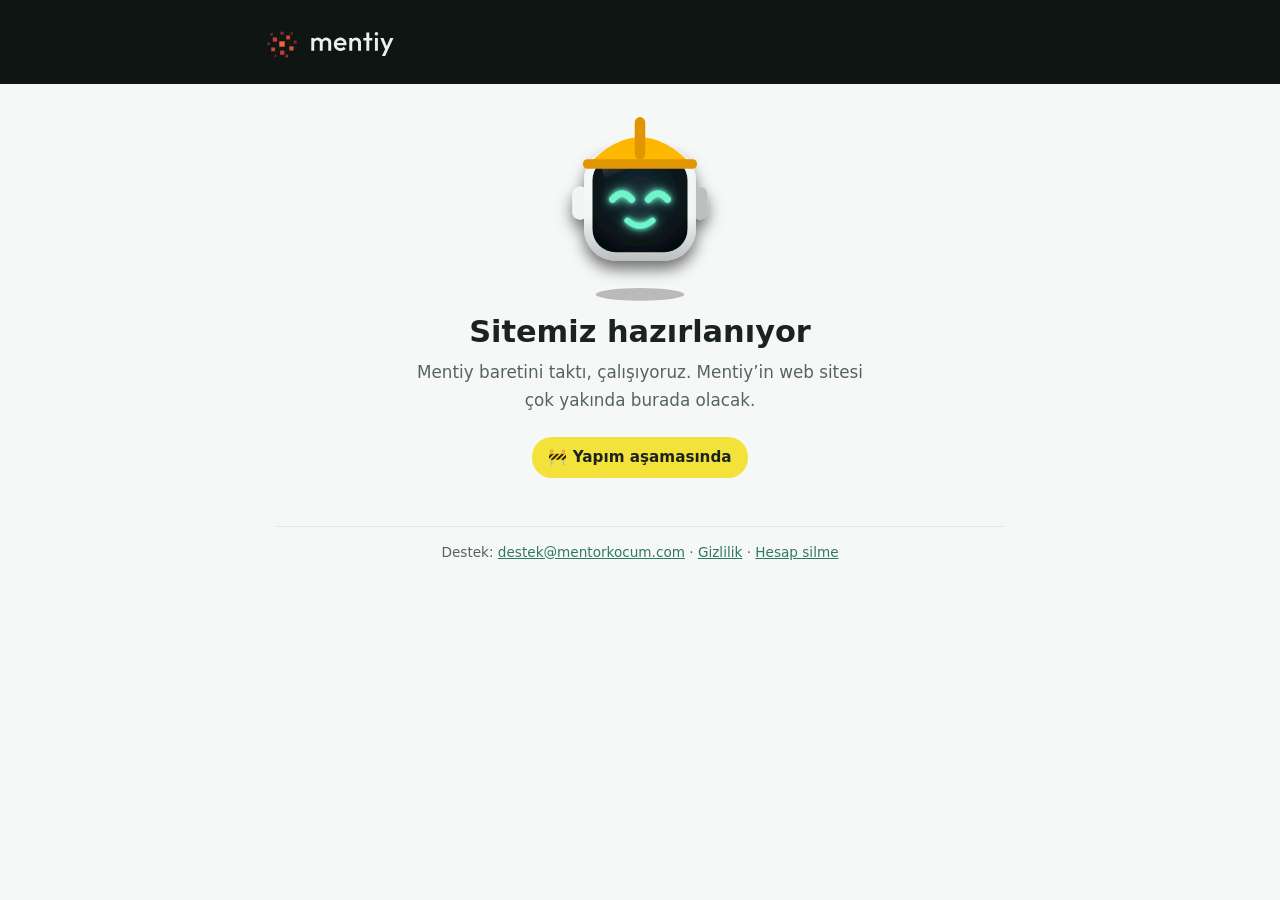
<file: index.html>
<!doctype html>
<html lang="tr">
<head>
<meta charset="utf-8">
<meta name="viewport" content="width=device-width, initial-scale=1">
<title>Mentiy</title>
<meta name="description" content="Mentiy — web sitemiz hazırlanıyor.">
<link rel="icon" href="simge.png">
<link rel="stylesheet" href="ortak.css">
<!--
  Ana sayfa "yapım aşamasında" (kullanıcı kararı, 27.10.2026): site tamamlanana kadar. Mağazaların istediği destek
  e-postası, gizlilik ve hesap silme bağlantıları altta açık kalır; öbür sayfalar (gizlilik, hesap silme, indir, davet
  yönlendirmesi, yönetici) değişmez.
-->
<style>
  .yapim { text-align: center; padding-top: 12px; }
  .yapim svg { width: 190px; height: auto; display: block; margin: 0 auto 6px; }
  .yapim h1 { font-size: 1.9rem; margin: 6px 0 8px; }
  .yapim p.alt { color: var(--soluk); font-size: 1.05rem; max-width: 460px; margin: 0 auto; }
  .serit { display: inline-block; margin-top: 22px; padding: 8px 16px; border-radius: 20px; background: var(--sari); color: #1b2320; font-weight: 600; font-size: 0.95rem; }
  footer { text-align: center; margin-top: 48px; }
  @media (prefers-reduced-motion: no-preference) {
    .yapim svg { animation: salla 3.2s ease-in-out infinite; transform-origin: 50% 90%; }
    @keyframes salla { 0%, 100% { transform: rotate(0deg) translateY(0); } 50% { transform: rotate(-2deg) translateY(-4px); } }
  }
</style>
</head>
<body>
<header><div class="ic"><img src="logo.svg" alt="Mentiy"></div></header>
<main class="yapim">
  <svg viewBox="10 0 180 200" role="img" aria-label="Baretli Mentiy">
    <defs>
      <filter id="gg" x="-40%" y="-40%" width="180%" height="180%"><feDropShadow dx="0" dy="8" stdDeviation="7" flood-color="#000" flood-opacity=".55"></feDropShadow></filter>
      <linearGradient id="alt" x1="0" y1="0" x2="0" y2="1"><stop offset=".6" stop-color="#000" stop-opacity="0"></stop><stop offset="1" stop-color="#000" stop-opacity=".22"></stop></linearGradient>
      <radialGradient id="tepe" cx="35%" cy="18%" r="60%"><stop offset="0" stop-color="#fff" stop-opacity=".7"></stop><stop offset="1" stop-color="#fff" stop-opacity="0"></stop></radialGradient>
      <radialGradient id="ekran" cx="50%" cy="40%" r="75%"><stop offset="0" stop-color="#18303a"></stop><stop offset=".6" stop-color="#0a161b"></stop><stop offset="1" stop-color="#03070a"></stop></radialGradient>
      <filter id="p" x="-80%" y="-80%" width="260%" height="260%"><feGaussianBlur stdDeviation="2" result="a"></feGaussianBlur><feGaussianBlur in="SourceGraphic" stdDeviation="5" result="b"></feGaussianBlur><feMerge><feMergeNode in="b"></feMergeNode><feMergeNode in="a"></feMergeNode><feMergeNode in="SourceGraphic"></feMergeNode></feMerge></filter>
      <linearGradient id="cam" x1="0" y1="0" x2="1" y2="1"><stop offset="0" stop-color="#fff" stop-opacity=".22"></stop><stop offset=".35" stop-color="#fff" stop-opacity=".04"></stop><stop offset=".36" stop-color="#fff" stop-opacity="0"></stop></linearGradient>
    </defs>
    <ellipse cx="100" cy="188" rx="42" ry="6" fill="#000" opacity=".25"></ellipse>
    <g filter="url(#gg)"><rect x="36" y="86" width="15" height="31" rx="7" fill="#f1f5f4"></rect><rect x="149" y="86" width="15" height="31" rx="7" fill="rgb(187,191,190)"></rect>
    <rect x="47" y="50" width="106" height="106" rx="30" fill="#f1f5f4"></rect><rect x="47" y="50" width="106" height="106" rx="30" fill="url(#alt)"></rect><rect x="47" y="50" width="106" height="106" rx="30" fill="url(#tepe)"></rect>
    <rect x="55" y="58" width="90" height="90" rx="22" fill="url(#ekran)"></rect></g><g filter="url(#p)" stroke-linecap="round"><path d="M74 98 q9 -11 18 0" stroke="#6ff5cb" stroke-width="6.5" fill="none"></path><path d="M108 98 q9 -11 18 0" stroke="#6ff5cb" stroke-width="6.5" fill="none"></path><path d="M88 118 q12 10 24 0" stroke="#6ff5cb" stroke-width="5.5" fill="none"></path></g>
    <path d="M63 66 q30 -6 60 0 q-28 4 -54 20 z" fill="url(#cam)"></path><path d="M50 66 q50 -54 100 0 z" fill="#ffb800"></path><rect x="46" y="60" width="108" height="9" rx="4" fill="#e09600"></rect><rect x="95" y="20" width="10" height="40" rx="5" fill="#e09600"></rect>
  </svg>
  <h1>Sitemiz hazırlanıyor</h1>
  <p class="alt">Mentiy baretini taktı, çalışıyoruz. Mentiy’in web sitesi çok yakında burada olacak.</p>
  <span class="serit">🚧 Yapım aşamasında</span>


  <footer>
    Destek: <a href="mailto:destek@mentorkocum.com">destek@mentorkocum.com</a> · <a href="gizlilik.html">Gizlilik</a> · <a href="hesap-silme.html">Hesap silme</a>
  </footer>
</main>
</body>
</html>
</file>
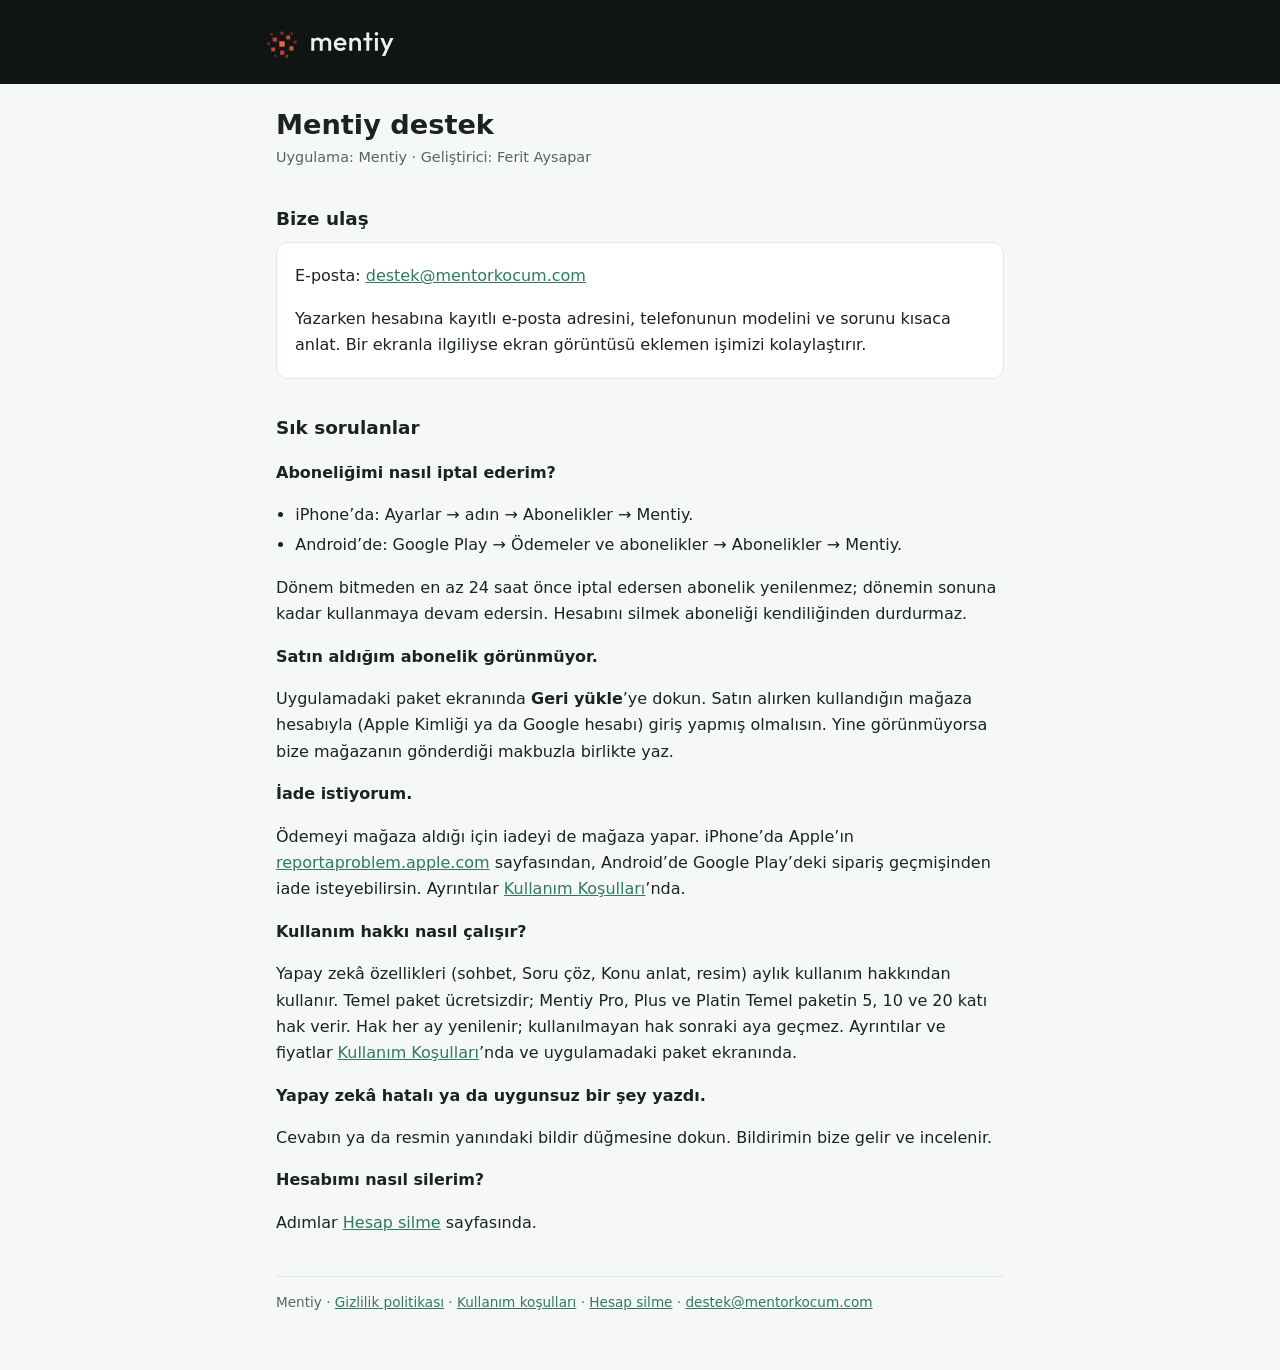
<file: destek.html>
<!doctype html>
<html lang="tr">
<head>
<meta charset="utf-8">
<meta name="viewport" content="width=device-width, initial-scale=1">
<title>Mentiy Destek</title>
<meta name="description" content="Mentiy destek: iletişim, abonelik iptali, satın alımları geri yükleme, iade ve hesap silme.">
<link rel="icon" href="simge.png">
<link rel="stylesheet" href="ortak.css">
</head>
<body>
<header><div class="ic"><img src="logo.svg" alt="Mentiy"></div></header>
<main>
<h1>Mentiy destek</h1>
<p class="tarih">Uygulama: Mentiy · Geliştirici: Ferit Aysapar</p>

<h2>Bize ulaş</h2>
<div class="kutu">
<p>E-posta: <a href="mailto:destek@mentorkocum.com">destek@mentorkocum.com</a></p>
<p>Yazarken hesabına kayıtlı e-posta adresini, telefonunun modelini ve sorunu kısaca anlat. Bir ekranla ilgiliyse
ekran görüntüsü eklemen işimizi kolaylaştırır.</p>
</div>

<h2>Sık sorulanlar</h2>

<p><strong>Aboneliğimi nasıl iptal ederim?</strong></p>
<ul>
  <li>iPhone’da: Ayarlar → adın → Abonelikler → Mentiy.</li>
  <li>Android’de: Google Play → Ödemeler ve abonelikler → Abonelikler → Mentiy.</li>
</ul>
<p>Dönem bitmeden en az 24 saat önce iptal edersen abonelik yenilenmez; dönemin sonuna kadar kullanmaya devam
edersin. Hesabını silmek aboneliği kendiliğinden durdurmaz.</p>

<p><strong>Satın aldığım abonelik görünmüyor.</strong></p>
<p>Uygulamadaki paket ekranında <strong>Geri yükle</strong>’ye dokun. Satın alırken kullandığın mağaza
hesabıyla (Apple Kimliği ya da Google hesabı) giriş yapmış olmalısın. Yine görünmüyorsa bize mağazanın gönderdiği
makbuzla birlikte yaz.</p>

<p><strong>İade istiyorum.</strong></p>
<p>Ödemeyi mağaza aldığı için iadeyi de mağaza yapar. iPhone’da Apple’ın
<a href="https://reportaproblem.apple.com">reportaproblem.apple.com</a> sayfasından, Android’de Google Play’deki sipariş
geçmişinden iade isteyebilirsin. Ayrıntılar <a href="kullanim-kosullari.html">Kullanım Koşulları</a>’nda.</p>

<p><strong>Kullanım hakkı nasıl çalışır?</strong></p>
<p>Yapay zekâ özellikleri (sohbet, Soru çöz, Konu anlat, resim) aylık kullanım hakkından kullanır. Temel paket ücretsizdir; Mentiy Pro, Plus ve Platin Temel paketin 5, 10 ve 20 katı hak verir.
Hak her ay yenilenir; kullanılmayan hak sonraki aya geçmez. Ayrıntılar ve fiyatlar
<a href="kullanim-kosullari.html">Kullanım Koşulları</a>’nda ve uygulamadaki paket ekranında.</p>

<p><strong>Yapay zekâ hatalı ya da uygunsuz bir şey yazdı.</strong></p>
<p>Cevabın ya da resmin yanındaki bildir düğmesine dokun. Bildirimin bize gelir ve incelenir.</p>

<p><strong>Hesabımı nasıl silerim?</strong></p>
<p>Adımlar <a href="hesap-silme.html">Hesap silme</a> sayfasında.</p>

<footer>Mentiy · <a href="gizlilik.html">Gizlilik politikası</a> · <a href="kullanim-kosullari.html">Kullanım koşulları</a> · <a href="hesap-silme.html">Hesap silme</a> · <a href="mailto:destek@mentorkocum.com">destek@mentorkocum.com</a></footer>
</main>
</body>
</html>
</file>
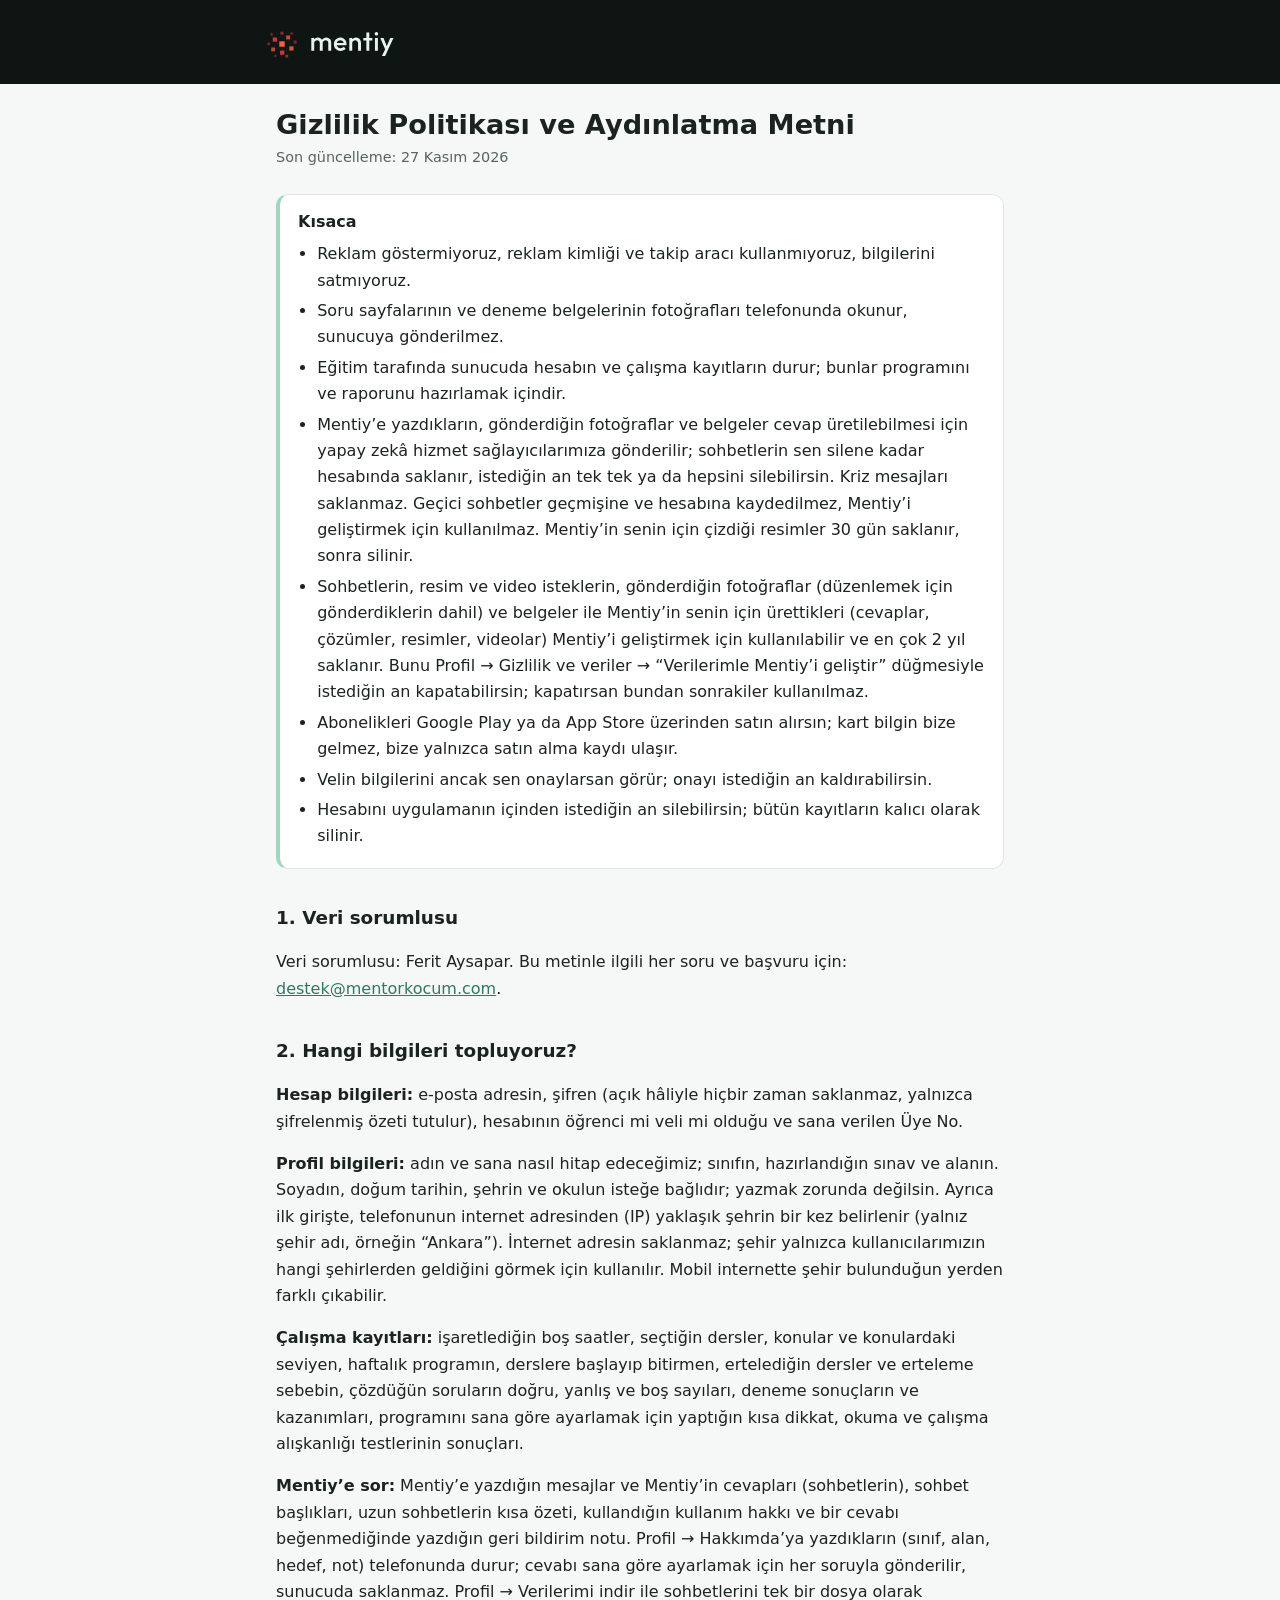
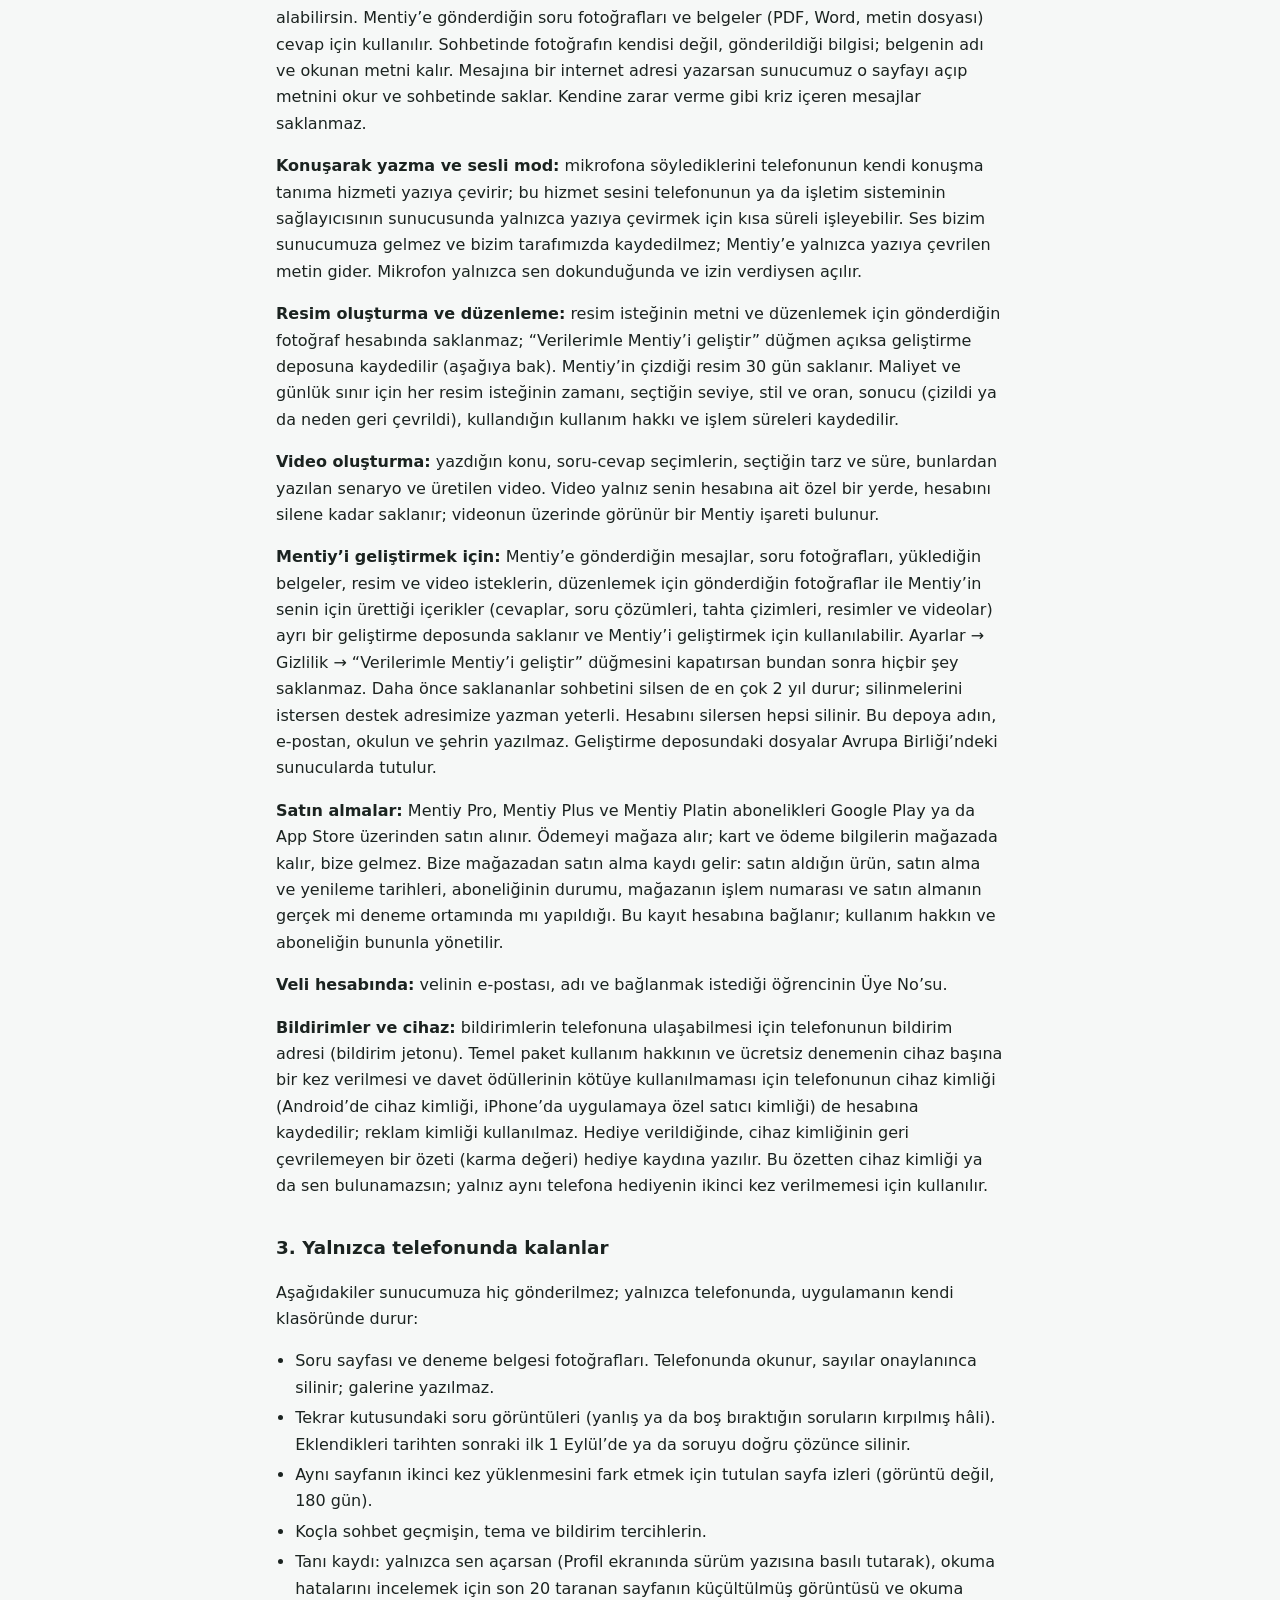
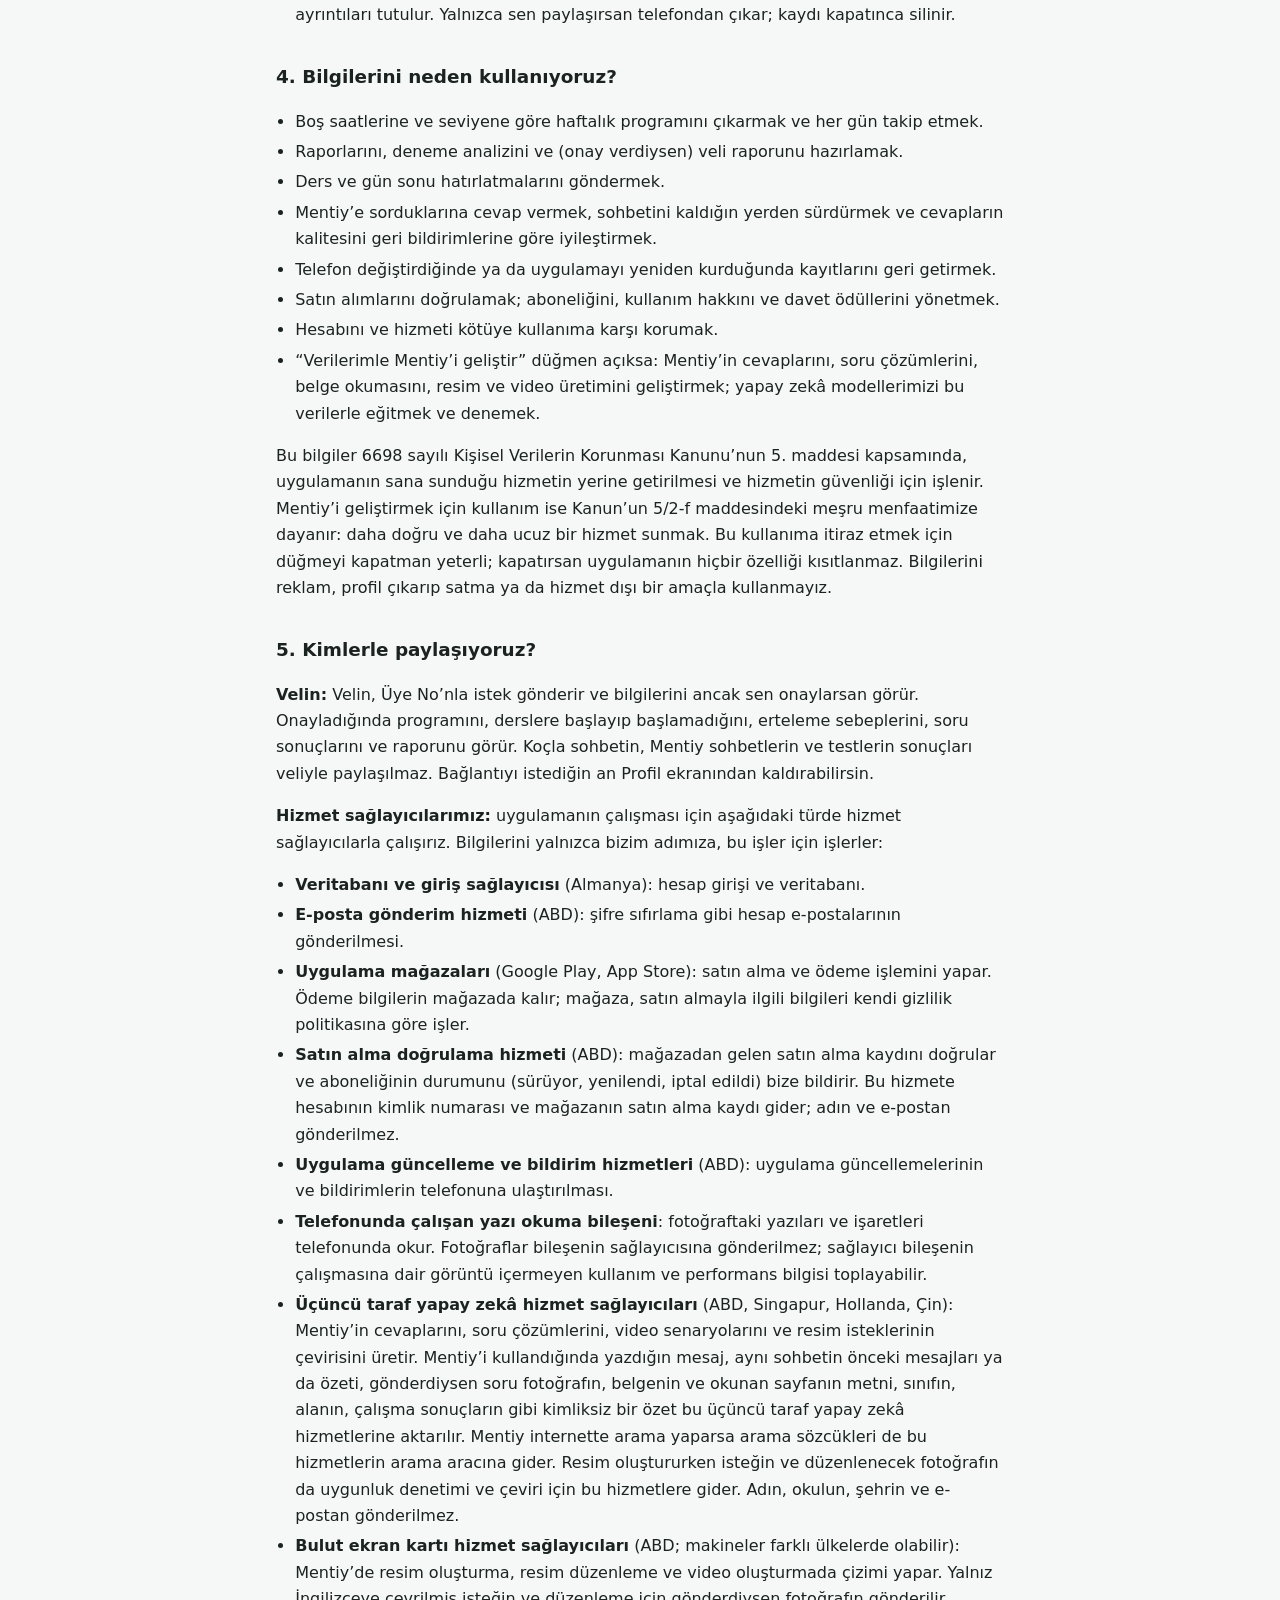
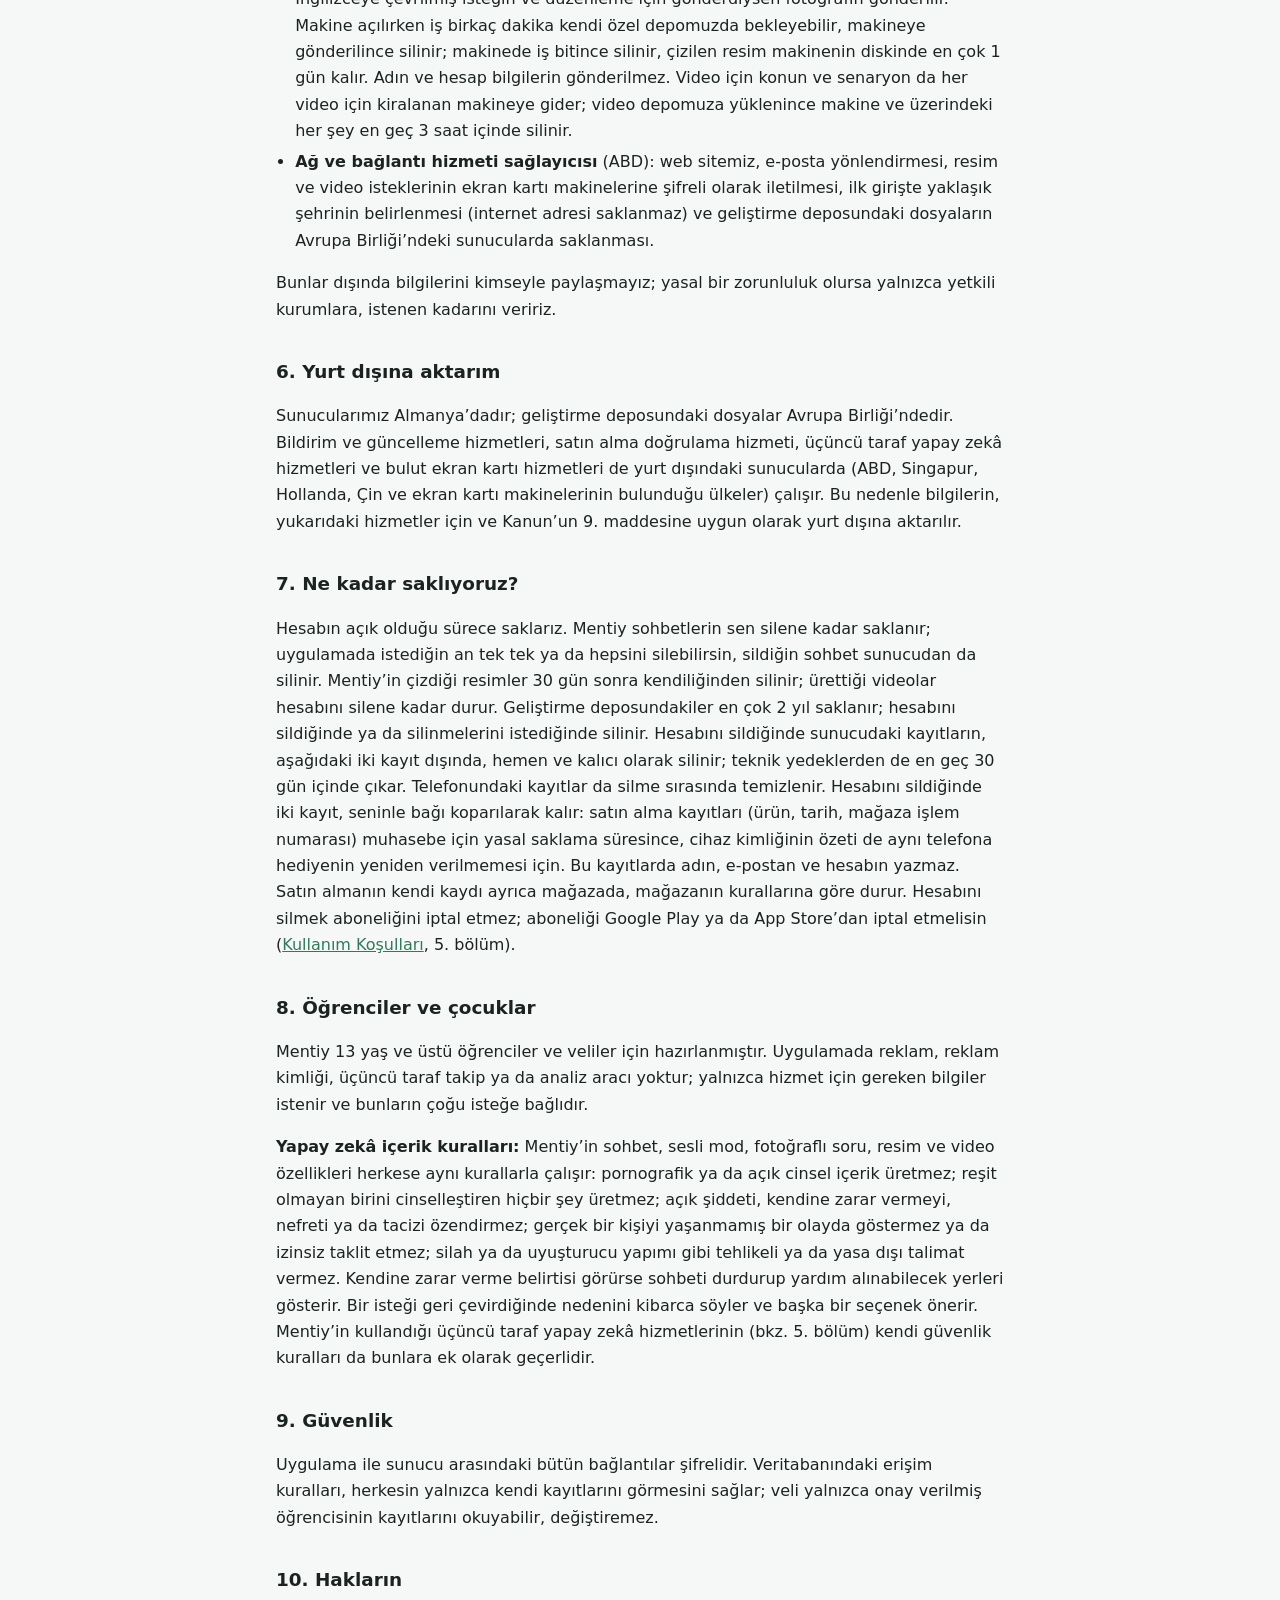
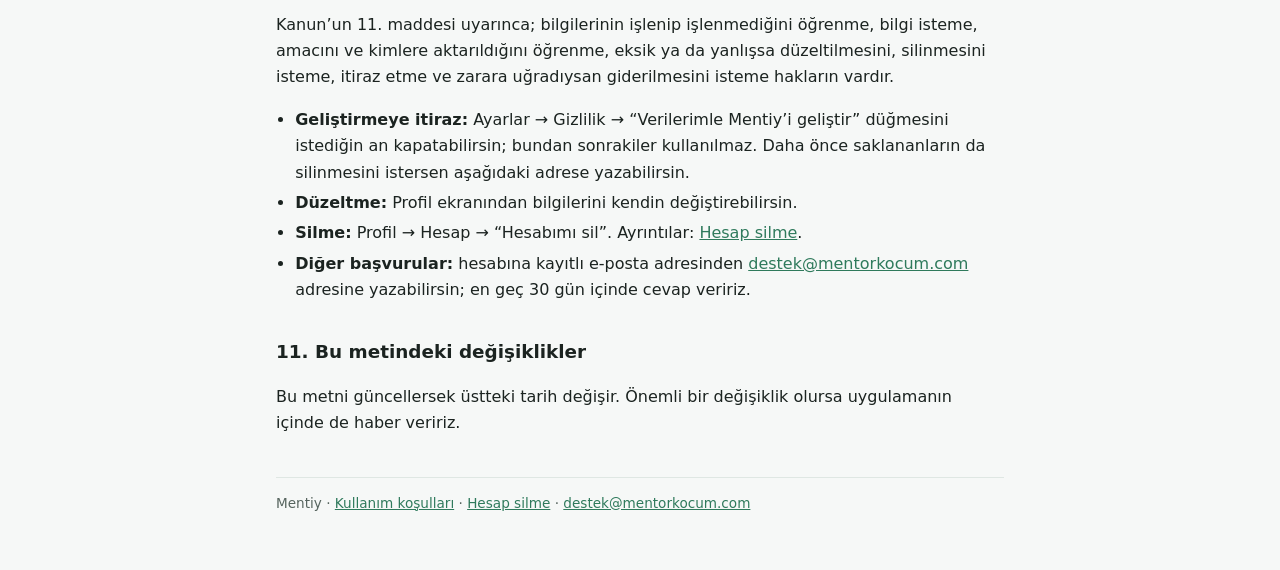
<file: gizlilik.html>
<!doctype html>
<html lang="tr">
<head>
<meta charset="utf-8">
<meta name="viewport" content="width=device-width, initial-scale=1">
<title>Mentiy Gizlilik Politikası</title>
<meta name="description" content="Mentiy uygulamasının hangi bilgileri neden topladığı, nerede sakladığı ve nasıl sildiği.">
<link rel="icon" href="simge.png">
<link rel="stylesheet" href="ortak.css">
</head>
<body>
<header><div class="ic"><img src="logo.svg" alt="Mentiy"></div></header>
<main>
<h1>Gizlilik Politikası ve Aydınlatma Metni</h1>
<p class="tarih">Son güncelleme: 27 Kasım 2026</p>

<div class="ozet">
  <strong>Kısaca</strong>
  <ul>
    <li>Reklam göstermiyoruz, reklam kimliği ve takip aracı kullanmıyoruz, bilgilerini satmıyoruz.</li>
    <li>Soru sayfalarının ve deneme belgelerinin fotoğrafları telefonunda okunur, sunucuya gönderilmez.</li>
    <li>Eğitim tarafında sunucuda hesabın ve çalışma kayıtların durur; bunlar programını ve raporunu hazırlamak içindir.</li>
    <li>Mentiy’e yazdıkların, gönderdiğin fotoğraflar ve belgeler cevap üretilebilmesi için yapay zekâ hizmet
      sağlayıcılarımıza gönderilir; sohbetlerin sen silene kadar hesabında saklanır, istediğin an tek tek ya da
      hepsini silebilirsin. Kriz mesajları saklanmaz. Geçici sohbetler geçmişine ve hesabına kaydedilmez,
      Mentiy’i geliştirmek için kullanılmaz. Mentiy’in senin için çizdiği resimler
      30 gün saklanır, sonra silinir.</li>
    <li>Sohbetlerin, resim ve video isteklerin, gönderdiğin fotoğraflar (düzenlemek için gönderdiklerin dahil) ve
      belgeler ile Mentiy’in senin için ürettikleri (cevaplar, çözümler,
      resimler, videolar) Mentiy’i geliştirmek için kullanılabilir ve en çok 2 yıl saklanır. Bunu Profil → Gizlilik ve veriler →
      “Verilerimle Mentiy’i geliştir” düğmesiyle istediğin an kapatabilirsin; kapatırsan bundan sonrakiler kullanılmaz.</li>
    <li>Abonelikleri Google Play ya da App Store üzerinden satın alırsın; kart bilgin bize gelmez,
      bize yalnızca satın alma kaydı ulaşır.</li>
    <li>Velin bilgilerini ancak sen onaylarsan görür; onayı istediğin an kaldırabilirsin.</li>
    <li>Hesabını uygulamanın içinden istediğin an silebilirsin; bütün kayıtların kalıcı olarak silinir.</li>
  </ul>
</div>

<h2>1. Veri sorumlusu</h2>
<p>Veri sorumlusu: Ferit Aysapar.
Bu metinle ilgili her soru ve başvuru için: <a href="mailto:destek@mentorkocum.com">destek@mentorkocum.com</a>.</p>

<h2>2. Hangi bilgileri topluyoruz?</h2>
<p><strong>Hesap bilgileri:</strong> e-posta adresin, şifren (açık hâliyle hiçbir zaman saklanmaz, yalnızca şifrelenmiş
özeti tutulur), hesabının öğrenci mi veli mi olduğu ve sana verilen Üye No.</p>
<p><strong>Profil bilgileri:</strong> adın ve sana nasıl hitap edeceğimiz; sınıfın, hazırlandığın sınav ve alanın.
Soyadın, doğum tarihin, şehrin ve okulun isteğe bağlıdır; yazmak zorunda değilsin. Ayrıca ilk girişte, telefonunun
internet adresinden (IP) yaklaşık şehrin bir kez belirlenir (yalnız şehir adı, örneğin “Ankara”). İnternet adresin
saklanmaz; şehir yalnızca kullanıcılarımızın hangi şehirlerden geldiğini görmek için kullanılır. Mobil internette şehir
bulunduğun yerden farklı çıkabilir.</p>
<p><strong>Çalışma kayıtları:</strong> işaretlediğin boş saatler, seçtiğin dersler, konular ve konulardaki seviyen,
haftalık programın, derslere başlayıp bitirmen, ertelediğin dersler ve erteleme sebebin, çözdüğün soruların doğru,
yanlış ve boş sayıları, deneme sonuçların ve kazanımları, programını sana göre ayarlamak için yaptığın kısa dikkat,
okuma ve çalışma alışkanlığı testlerinin sonuçları.</p>
<p><strong>Mentiy’e sor:</strong> Mentiy’e yazdığın mesajlar ve Mentiy’in cevapları (sohbetlerin), sohbet
başlıkları, uzun sohbetlerin kısa özeti, kullandığın kullanım hakkı ve bir cevabı beğenmediğinde yazdığın geri bildirim notu.
Profil → Hakkımda’ya yazdıkların (sınıf, alan, hedef, not) telefonunda durur; cevabı sana göre ayarlamak için her soruyla
gönderilir, sunucuda saklanmaz. Profil → Verilerimi indir ile sohbetlerini tek bir dosya olarak alabilirsin.
Mentiy’e gönderdiğin soru fotoğrafları ve belgeler (PDF, Word, metin dosyası) cevap için kullanılır. Sohbetinde
fotoğrafın kendisi değil, gönderildiği bilgisi; belgenin adı ve okunan metni kalır. Mesajına bir internet adresi
yazarsan sunucumuz o sayfayı açıp metnini okur ve sohbetinde saklar. Kendine zarar verme gibi kriz içeren mesajlar
saklanmaz.</p>
<p><strong>Konuşarak yazma ve sesli mod:</strong> mikrofona söylediklerini telefonunun kendi konuşma tanıma hizmeti
yazıya çevirir; bu hizmet sesini telefonunun ya da işletim sisteminin sağlayıcısının sunucusunda yalnızca yazıya
çevirmek için kısa süreli işleyebilir. Ses bizim sunucumuza gelmez ve bizim tarafımızda kaydedilmez; Mentiy’e yalnızca yazıya çevrilen metin gider. Mikrofon yalnızca sen
dokunduğunda ve izin verdiysen açılır.</p>
<p><strong>Resim oluşturma ve düzenleme:</strong> resim isteğinin metni ve düzenlemek için gönderdiğin fotoğraf
hesabında saklanmaz; “Verilerimle Mentiy’i geliştir” düğmen açıksa geliştirme deposuna kaydedilir (aşağıya bak). Mentiy’in çizdiği resim 30 gün saklanır. Maliyet ve günlük sınır için her resim isteğinin
zamanı, seçtiğin seviye, stil ve oran, sonucu (çizildi ya da neden geri çevrildi), kullandığın kullanım hakkı ve işlem süreleri
kaydedilir.</p>
<p><strong>Video oluşturma:</strong> yazdığın konu, soru-cevap seçimlerin, seçtiğin tarz ve süre, bunlardan yazılan
senaryo ve üretilen video. Video yalnız senin hesabına ait özel bir yerde, hesabını silene kadar saklanır; videonun üzerinde görünür bir
Mentiy işareti bulunur.</p>
<p><strong>Mentiy’i geliştirmek için:</strong> Mentiy’e gönderdiğin mesajlar, soru fotoğrafları, yüklediğin belgeler,
resim ve video isteklerin, düzenlemek için gönderdiğin fotoğraflar ile Mentiy’in senin için ürettiği içerikler (cevaplar, soru çözümleri, tahta çizimleri, resimler ve videolar) ayrı bir
geliştirme deposunda saklanır ve Mentiy’i geliştirmek için kullanılabilir. Ayarlar → Gizlilik → “Verilerimle Mentiy’i geliştir”
düğmesini kapatırsan bundan sonra hiçbir şey saklanmaz. Daha önce saklananlar sohbetini silsen de en çok 2 yıl durur;
silinmelerini istersen destek adresimize yazman yeterli. Hesabını silersen hepsi silinir. Bu depoya adın, e-postan,
okulun ve şehrin yazılmaz. Geliştirme deposundaki dosyalar Avrupa Birliği’ndeki sunucularda tutulur.</p>
<p><strong>Satın almalar:</strong> Mentiy Pro, Mentiy Plus ve Mentiy Platin abonelikleri Google Play ya da App
Store üzerinden satın alınır. Ödemeyi mağaza alır; kart ve ödeme bilgilerin mağazada kalır, bize gelmez. Bize
mağazadan satın alma kaydı gelir: satın aldığın ürün, satın alma ve yenileme tarihleri, aboneliğinin durumu,
mağazanın işlem numarası ve satın almanın gerçek mi deneme ortamında mı yapıldığı. Bu kayıt hesabına bağlanır;
kullanım hakkın ve aboneliğin bununla yönetilir.</p>
<p><strong>Veli hesabında:</strong> velinin e-postası, adı ve bağlanmak istediği öğrencinin Üye No’su.</p>
<p><strong>Bildirimler ve cihaz:</strong> bildirimlerin telefonuna ulaşabilmesi için telefonunun bildirim adresi
(bildirim jetonu). Temel paket kullanım hakkının ve ücretsiz denemenin cihaz başına bir kez verilmesi ve davet
ödüllerinin kötüye kullanılmaması için telefonunun cihaz kimliği (Android’de cihaz kimliği, iPhone’da uygulamaya özel
satıcı kimliği) de hesabına kaydedilir; reklam kimliği kullanılmaz. Hediye verildiğinde, cihaz kimliğinin geri
çevrilemeyen bir özeti (karma değeri) hediye kaydına yazılır. Bu özetten cihaz kimliği ya da sen bulunamazsın; yalnız
aynı telefona hediyenin ikinci kez verilmemesi için kullanılır.</p>

<h2>3. Yalnızca telefonunda kalanlar</h2>
<p>Aşağıdakiler sunucumuza hiç gönderilmez; yalnızca telefonunda, uygulamanın kendi klasöründe durur:</p>
<ul>
  <li>Soru sayfası ve deneme belgesi fotoğrafları. Telefonunda okunur, sayılar onaylanınca silinir; galerine
    yazılmaz.</li>
  <li>Tekrar kutusundaki soru görüntüleri (yanlış ya da boş bıraktığın soruların kırpılmış hâli). Eklendikleri
    tarihten sonraki ilk 1 Eylül’de ya da soruyu doğru çözünce silinir.</li>
  <li>Aynı sayfanın ikinci kez yüklenmesini fark etmek için tutulan sayfa izleri (görüntü değil, 180 gün).</li>
  <li>Koçla sohbet geçmişin, tema ve bildirim tercihlerin.</li>
  <li>Tanı kaydı: yalnızca sen açarsan (Profil ekranında sürüm yazısına basılı tutarak), okuma hatalarını incelemek için
    son 20 taranan sayfanın küçültülmüş görüntüsü ve okuma ayrıntıları tutulur. Yalnızca sen paylaşırsan telefondan
    çıkar; kaydı kapatınca silinir.</li>
</ul>

<h2>4. Bilgilerini neden kullanıyoruz?</h2>
<ul>
  <li>Boş saatlerine ve seviyene göre haftalık programını çıkarmak ve her gün takip etmek.</li>
  <li>Raporlarını, deneme analizini ve (onay verdiysen) veli raporunu hazırlamak.</li>
  <li>Ders ve gün sonu hatırlatmalarını göndermek.</li>
  <li>Mentiy’e sorduklarına cevap vermek, sohbetini kaldığın yerden sürdürmek ve cevapların kalitesini geri
    bildirimlerine göre iyileştirmek.</li>
  <li>Telefon değiştirdiğinde ya da uygulamayı yeniden kurduğunda kayıtlarını geri getirmek.</li>
  <li>Satın alımlarını doğrulamak; aboneliğini, kullanım hakkını ve davet ödüllerini yönetmek.</li>
  <li>Hesabını ve hizmeti kötüye kullanıma karşı korumak.</li>
  <li>“Verilerimle Mentiy’i geliştir” düğmen açıksa: Mentiy’in cevaplarını, soru çözümlerini, belge okumasını, resim ve
    video üretimini geliştirmek; yapay zekâ modellerimizi bu verilerle eğitmek ve denemek.</li>
</ul>
<p>Bu bilgiler 6698 sayılı Kişisel Verilerin Korunması Kanunu’nun 5. maddesi kapsamında, uygulamanın sana
sunduğu hizmetin yerine getirilmesi ve hizmetin güvenliği için işlenir. Mentiy’i geliştirmek için kullanım ise
Kanun’un 5/2-f maddesindeki meşru menfaatimize dayanır: daha doğru ve daha ucuz bir hizmet sunmak. Bu kullanıma
itiraz etmek için düğmeyi kapatman yeterli; kapatırsan uygulamanın hiçbir özelliği kısıtlanmaz. Bilgilerini reklam, profil
çıkarıp satma ya da hizmet dışı bir amaçla kullanmayız.</p>

<h2>5. Kimlerle paylaşıyoruz?</h2>
<p><strong>Velin:</strong> Velin, Üye No’nla istek gönderir ve bilgilerini ancak sen onaylarsan görür. Onayladığında
programını, derslere başlayıp başlamadığını, erteleme sebeplerini, soru sonuçlarını ve raporunu görür. Koçla sohbetin,
Mentiy sohbetlerin ve testlerin sonuçları veliyle paylaşılmaz. Bağlantıyı istediğin an Profil ekranından kaldırabilirsin.</p>
<p><strong>Hizmet sağlayıcılarımız:</strong> uygulamanın çalışması için aşağıdaki türde hizmet sağlayıcılarla
çalışırız. Bilgilerini yalnızca bizim adımıza, bu işler için işlerler:</p>
<ul>
  <li><strong>Veritabanı ve giriş sağlayıcısı</strong> (Almanya): hesap girişi ve veritabanı.</li>
  <li><strong>E-posta gönderim hizmeti</strong> (ABD): şifre sıfırlama gibi hesap e-postalarının gönderilmesi.</li>
  <li><strong>Uygulama mağazaları</strong> (Google Play, App Store): satın alma ve ödeme işlemini yapar. Ödeme bilgilerin
    mağazada kalır; mağaza, satın almayla ilgili bilgileri kendi gizlilik politikasına göre işler.</li>
  <li><strong>Satın alma doğrulama hizmeti</strong> (ABD): mağazadan gelen satın alma kaydını doğrular ve aboneliğinin
    durumunu (sürüyor, yenilendi, iptal edildi) bize bildirir. Bu hizmete hesabının kimlik numarası ve mağazanın
    satın alma kaydı gider; adın ve e-postan gönderilmez.</li>
  <li><strong>Uygulama güncelleme ve bildirim hizmetleri</strong> (ABD): uygulama güncellemelerinin ve bildirimlerin
    telefonuna ulaştırılması.</li>
  <li><strong>Telefonunda çalışan yazı okuma bileşeni</strong>: fotoğraftaki yazıları ve işaretleri telefonunda okur.
    Fotoğraflar bileşenin sağlayıcısına gönderilmez; sağlayıcı bileşenin çalışmasına dair görüntü içermeyen kullanım ve
    performans bilgisi toplayabilir.</li>
  <li><strong>Üçüncü taraf yapay zekâ hizmet sağlayıcıları</strong> (ABD, Singapur, Hollanda, Çin): Mentiy’in cevaplarını,
    soru çözümlerini, video senaryolarını ve resim isteklerinin çevirisini üretir. Mentiy’i kullandığında yazdığın mesaj, aynı sohbetin önceki
    mesajları ya da özeti, gönderdiysen soru fotoğrafın, belgenin ve okunan sayfanın metni, sınıfın, alanın, çalışma
    sonuçların gibi kimliksiz bir özet bu üçüncü taraf yapay zekâ hizmetlerine aktarılır. Mentiy internette arama yaparsa
    arama sözcükleri de bu hizmetlerin arama aracına gider. Resim oluştururken isteğin ve düzenlenecek fotoğrafın da
    uygunluk denetimi ve çeviri için bu hizmetlere gider. Adın, okulun, şehrin ve e-postan gönderilmez.</li>
  <li><strong>Bulut ekran kartı hizmet sağlayıcıları</strong> (ABD; makineler farklı ülkelerde olabilir): Mentiy’de resim
    oluşturma, resim düzenleme ve video oluşturmada çizimi yapar. Yalnız İngilizceye çevrilmiş isteğin ve düzenleme için
    gönderdiysen fotoğrafın gönderilir. Makine açılırken iş birkaç dakika kendi özel depomuzda bekleyebilir, makineye
    gönderilince silinir; makinede iş bitince silinir, çizilen resim makinenin diskinde en çok 1 gün kalır. Adın ve hesap
    bilgilerin gönderilmez. Video için konun ve senaryon da her video için kiralanan makineye gider; video depomuza
    yüklenince makine ve üzerindeki her şey en geç 3 saat içinde silinir.</li>
  <li><strong>Ağ ve bağlantı hizmeti sağlayıcısı</strong> (ABD): web sitemiz, e-posta yönlendirmesi, resim ve video
    isteklerinin ekran kartı makinelerine şifreli olarak iletilmesi, ilk girişte yaklaşık şehrinin belirlenmesi
    (internet adresi saklanmaz) ve geliştirme deposundaki dosyaların Avrupa Birliği’ndeki sunucularda saklanması.</li>
</ul>
<p>Bunlar dışında bilgilerini kimseyle paylaşmayız; yasal bir zorunluluk olursa yalnızca yetkili kurumlara, istenen
kadarını veririz.</p>

<h2>6. Yurt dışına aktarım</h2>
<p>Sunucularımız Almanya’dadır; geliştirme deposundaki dosyalar Avrupa Birliği’ndedir. Bildirim ve güncelleme
hizmetleri, satın alma doğrulama hizmeti, üçüncü taraf yapay zekâ hizmetleri ve bulut ekran kartı hizmetleri de yurt
dışındaki sunucularda (ABD, Singapur, Hollanda, Çin ve ekran kartı makinelerinin bulunduğu ülkeler) çalışır. Bu nedenle
bilgilerin, yukarıdaki hizmetler için ve Kanun’un 9. maddesine uygun olarak yurt dışına aktarılır.</p>

<h2>7. Ne kadar saklıyoruz?</h2>
<p>Hesabın açık olduğu sürece saklarız. Mentiy sohbetlerin sen silene kadar saklanır; uygulamada istediğin an tek
tek ya da hepsini silebilirsin, sildiğin sohbet sunucudan da silinir. Mentiy’in çizdiği resimler 30 gün sonra kendiliğinden silinir; ürettiği videolar hesabını silene kadar durur. Geliştirme deposundakiler en çok 2 yıl saklanır; hesabını sildiğinde ya da silinmelerini istediğinde silinir. Hesabını sildiğinde sunucudaki kayıtların, aşağıdaki iki kayıt dışında, hemen ve kalıcı olarak
silinir; teknik yedeklerden de en geç 30 gün içinde çıkar. Telefonundaki kayıtlar da silme sırasında temizlenir.
Hesabını sildiğinde iki kayıt, seninle bağı koparılarak kalır: satın alma kayıtları (ürün, tarih, mağaza işlem
numarası) muhasebe için yasal saklama süresince, cihaz kimliğinin özeti de aynı telefona hediyenin yeniden verilmemesi
için. Bu kayıtlarda adın, e-postan ve hesabın yazmaz. Satın almanın kendi kaydı ayrıca mağazada, mağazanın kurallarına
göre durur. Hesabını silmek aboneliğini iptal etmez; aboneliği Google Play ya da App Store’dan iptal etmelisin
(<a href="kullanim-kosullari.html">Kullanım Koşulları</a>, 5. bölüm).</p>

<h2>8. Öğrenciler ve çocuklar</h2>
<p>Mentiy 13 yaş ve üstü öğrenciler ve veliler için hazırlanmıştır. Uygulamada reklam, reklam kimliği, üçüncü
taraf takip ya da analiz aracı yoktur; yalnızca hizmet için gereken bilgiler istenir ve bunların çoğu isteğe bağlıdır.</p>
<p><strong>Yapay zekâ içerik kuralları:</strong> Mentiy’in sohbet, sesli mod, fotoğraflı soru, resim ve video
özellikleri herkese aynı kurallarla çalışır: pornografik ya da açık cinsel içerik üretmez; reşit olmayan birini
cinselleştiren hiçbir şey üretmez; açık şiddeti, kendine zarar vermeyi, nefreti ya da tacizi özendirmez; gerçek bir
kişiyi yaşanmamış bir olayda göstermez ya da izinsiz taklit etmez; silah ya da uyuşturucu yapımı gibi tehlikeli ya da
yasa dışı talimat vermez. Kendine zarar verme belirtisi görürse sohbeti durdurup yardım alınabilecek yerleri gösterir.
Bir isteği geri çevirdiğinde nedenini kibarca söyler ve başka bir seçenek önerir. Mentiy’in kullandığı üçüncü taraf yapay
zekâ hizmetlerinin (bkz. 5. bölüm) kendi güvenlik kuralları da bunlara ek olarak geçerlidir.</p>

<h2>9. Güvenlik</h2>
<p>Uygulama ile sunucu arasındaki bütün bağlantılar şifrelidir. Veritabanındaki erişim kuralları, herkesin yalnızca
kendi kayıtlarını görmesini sağlar; veli yalnızca onay verilmiş öğrencisinin kayıtlarını okuyabilir, değiştiremez.</p>

<h2>10. Hakların</h2>
<p>Kanun’un 11. maddesi uyarınca; bilgilerinin işlenip işlenmediğini öğrenme, bilgi isteme, amacını ve kimlere
aktarıldığını öğrenme, eksik ya da yanlışsa düzeltilmesini, silinmesini isteme, itiraz etme ve zarara uğradıysan
giderilmesini isteme hakların vardır.</p>
<ul>
  <li><strong>Geliştirmeye itiraz:</strong> Ayarlar → Gizlilik → “Verilerimle Mentiy’i geliştir” düğmesini istediğin an
    kapatabilirsin; bundan sonrakiler kullanılmaz. Daha önce saklananların da silinmesini istersen aşağıdaki adrese
    yazabilirsin.</li>
  <li><strong>Düzeltme:</strong> Profil ekranından bilgilerini kendin değiştirebilirsin.</li>
  <li><strong>Silme:</strong> Profil → Hesap → “Hesabımı sil”. Ayrıntılar: <a href="hesap-silme.html">Hesap silme</a>.</li>
  <li><strong>Diğer başvurular:</strong> hesabına kayıtlı e-posta adresinden <a href="mailto:destek@mentorkocum.com">destek@mentorkocum.com</a>
    adresine yazabilirsin; en geç 30 gün içinde cevap veririz.</li>
</ul>

<h2>11. Bu metindeki değişiklikler</h2>
<p>Bu metni güncellersek üstteki tarih değişir. Önemli bir değişiklik olursa uygulamanın içinde de haber veririz.</p>

<footer>Mentiy · <a href="kullanim-kosullari.html">Kullanım koşulları</a> · <a href="hesap-silme.html">Hesap silme</a> · <a href="mailto:destek@mentorkocum.com">destek@mentorkocum.com</a></footer>
</main>
</body>
</html>
</file>
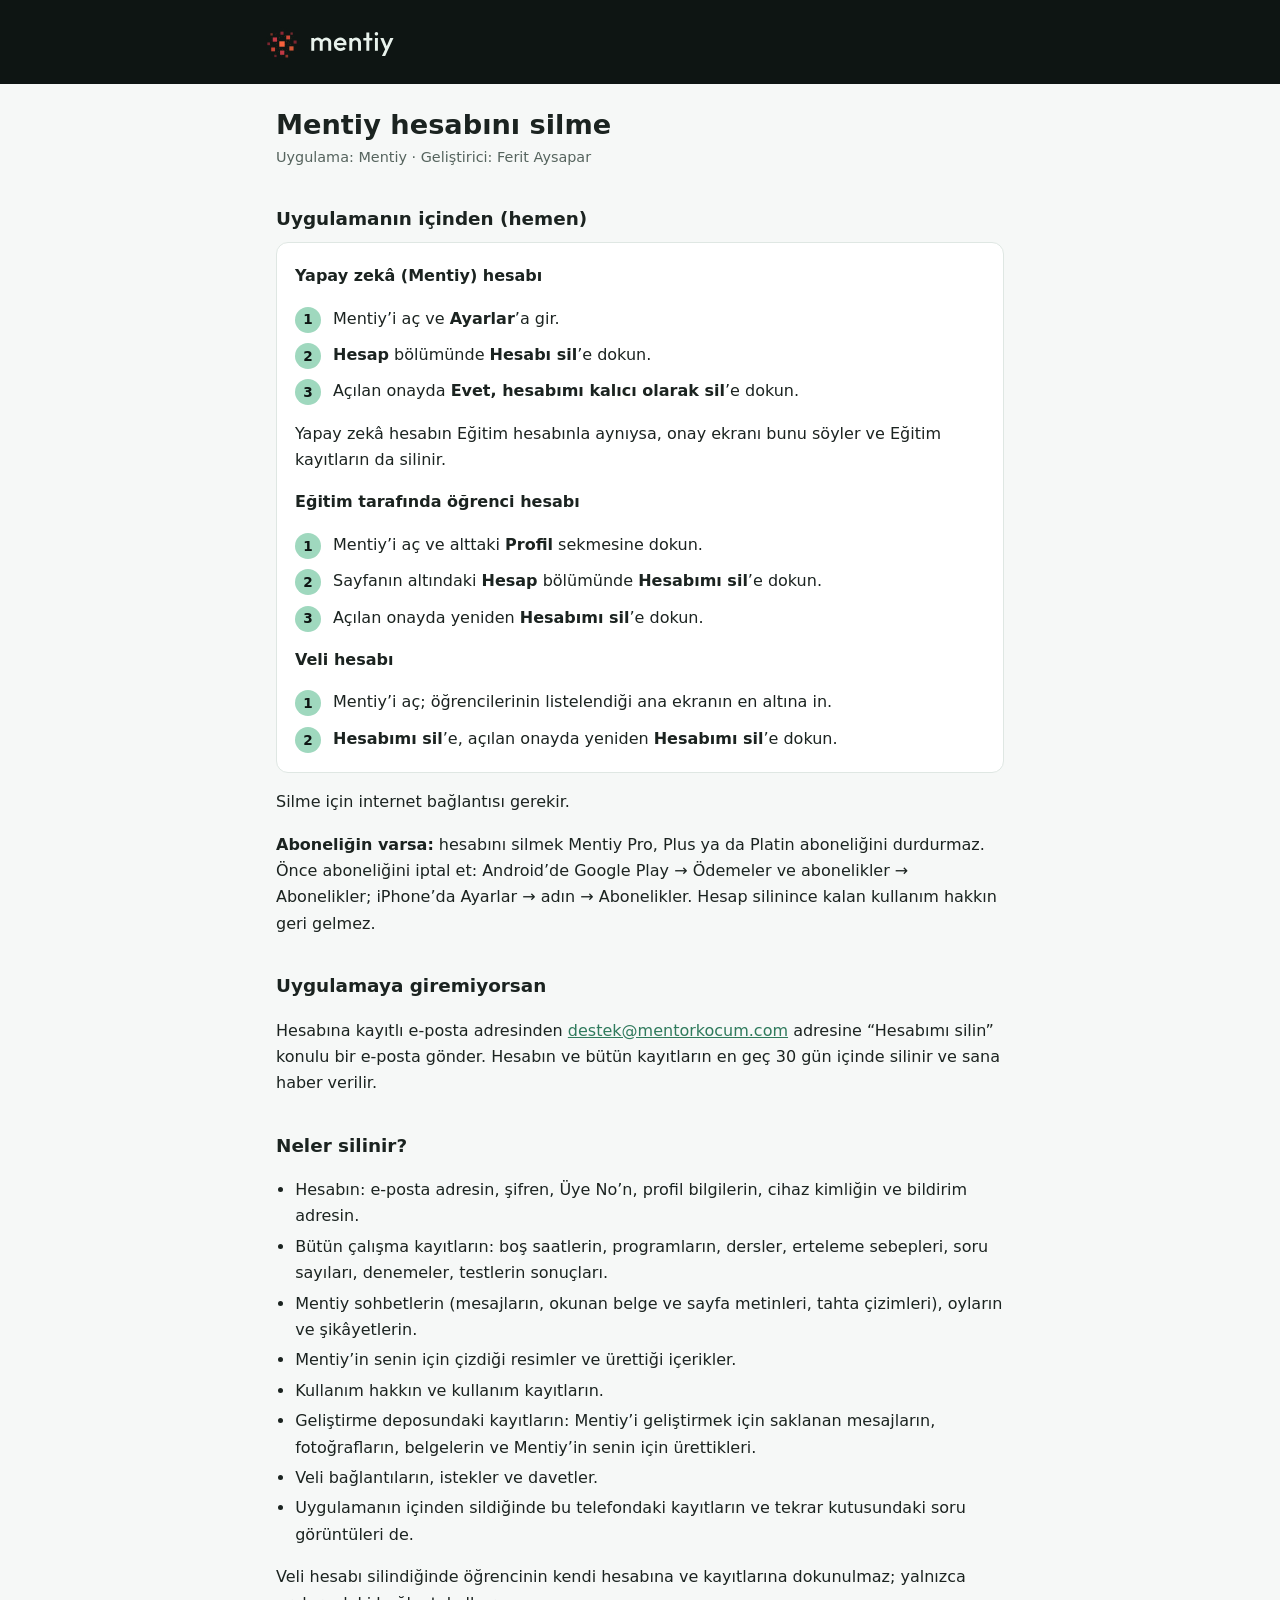
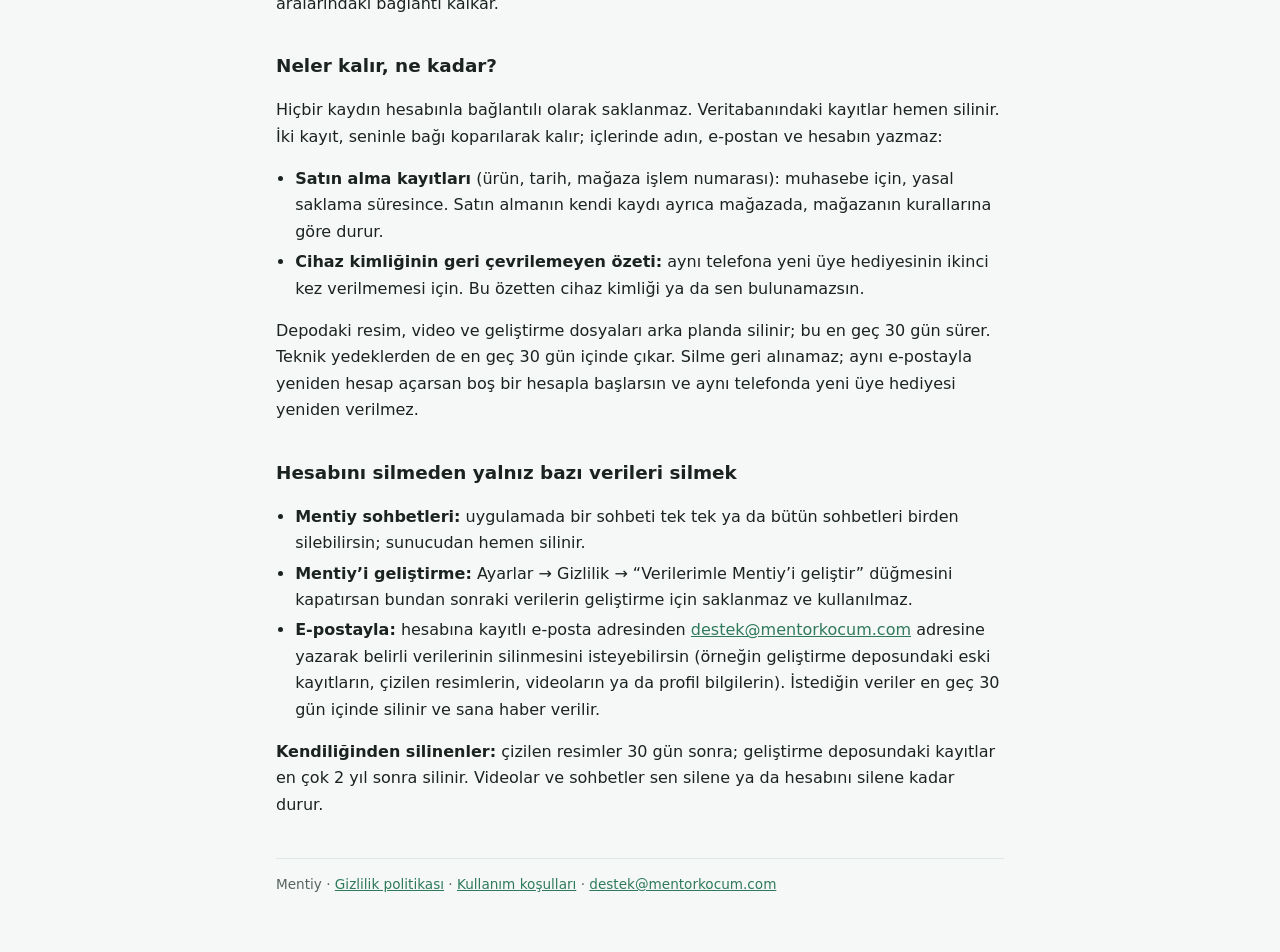
<file: hesap-silme.html>
<!doctype html>
<html lang="tr">
<head>
<meta charset="utf-8">
<meta name="viewport" content="width=device-width, initial-scale=1">
<title>Mentiy Hesap Silme</title>
<meta name="description" content="Mentiy hesabını ve bütün kayıtlarını nasıl silebileceğin.">
<link rel="icon" href="simge.png">
<link rel="stylesheet" href="ortak.css">
</head>
<body>
<header><div class="ic"><img src="logo.svg" alt="Mentiy"></div></header>
<main>
<h1>Mentiy hesabını silme</h1>
<p class="tarih">Uygulama: Mentiy · Geliştirici: Ferit Aysapar</p>

<h2>Uygulamanın içinden (hemen)</h2>
<div class="kutu">
<p><strong>Yapay zekâ (Mentiy) hesabı</strong></p>
<ol class="adim">
  <li>Mentiy’i aç ve <strong>Ayarlar</strong>’a gir.</li>
  <li><strong>Hesap</strong> bölümünde <strong>Hesabı sil</strong>’e dokun.</li>
  <li>Açılan onayda <strong>Evet, hesabımı kalıcı olarak sil</strong>’e dokun.</li>
</ol>
<p>Yapay zekâ hesabın Eğitim hesabınla aynıysa, onay ekranı bunu söyler ve Eğitim kayıtların da silinir.</p>
<p><strong>Eğitim tarafında öğrenci hesabı</strong></p>
<ol class="adim">
  <li>Mentiy’i aç ve alttaki <strong>Profil</strong> sekmesine dokun.</li>
  <li>Sayfanın altındaki <strong>Hesap</strong> bölümünde <strong>Hesabımı sil</strong>’e dokun.</li>
  <li>Açılan onayda yeniden <strong>Hesabımı sil</strong>’e dokun.</li>
</ol>
<p><strong>Veli hesabı</strong></p>
<ol class="adim">
  <li>Mentiy’i aç; öğrencilerinin listelendiği ana ekranın en altına in.</li>
  <li><strong>Hesabımı sil</strong>’e, açılan onayda yeniden <strong>Hesabımı sil</strong>’e dokun.</li>
</ol>
</div>
<p>Silme için internet bağlantısı gerekir.</p>
<p><strong>Aboneliğin varsa:</strong> hesabını silmek Mentiy Pro, Plus ya da Platin aboneliğini durdurmaz. Önce
aboneliğini iptal et: Android’de Google Play → Ödemeler ve abonelikler → Abonelikler; iPhone’da Ayarlar → adın →
Abonelikler. Hesap silinince kalan kullanım hakkın geri gelmez.</p>

<h2>Uygulamaya giremiyorsan</h2>
<p>Hesabına kayıtlı e-posta adresinden <a href="mailto:destek@mentorkocum.com">destek@mentorkocum.com</a> adresine “Hesabımı silin” konulu bir
e-posta gönder. Hesabın ve bütün kayıtların en geç 30 gün içinde silinir ve sana haber verilir.</p>

<h2>Neler silinir?</h2>
<ul>
  <li>Hesabın: e-posta adresin, şifren, Üye No’n, profil bilgilerin, cihaz kimliğin ve bildirim adresin.</li>
  <li>Bütün çalışma kayıtların: boş saatlerin, programların, dersler, erteleme sebepleri, soru sayıları, denemeler,
    testlerin sonuçları.</li>
  <li>Mentiy sohbetlerin (mesajların, okunan belge ve sayfa metinleri, tahta çizimleri), oyların ve şikâyetlerin.</li>
  <li>Mentiy’in senin için çizdiği resimler ve ürettiği içerikler.</li>
  <li>Kullanım hakkın ve kullanım kayıtların.</li>
  <li>Geliştirme deposundaki kayıtların: Mentiy’i geliştirmek için saklanan mesajların, fotoğrafların, belgelerin ve
    Mentiy’in senin için ürettikleri.</li>
  <li>Veli bağlantıların, istekler ve davetler.</li>
  <li>Uygulamanın içinden sildiğinde bu telefondaki kayıtların ve tekrar kutusundaki soru görüntüleri de.</li>
</ul>
<p>Veli hesabı silindiğinde öğrencinin kendi hesabına ve kayıtlarına dokunulmaz; yalnızca aralarındaki bağlantı
kalkar.</p>

<h2>Neler kalır, ne kadar?</h2>
<p>Hiçbir kaydın hesabınla bağlantılı olarak saklanmaz. Veritabanındaki kayıtlar hemen silinir. İki kayıt, seninle
bağı koparılarak kalır; içlerinde adın, e-postan ve hesabın yazmaz:</p>
<ul>
  <li><strong>Satın alma kayıtları</strong> (ürün, tarih, mağaza işlem numarası): muhasebe için, yasal saklama süresince.
    Satın almanın kendi kaydı ayrıca mağazada, mağazanın kurallarına göre durur.</li>
  <li><strong>Cihaz kimliğinin geri çevrilemeyen özeti:</strong> aynı telefona yeni üye hediyesinin ikinci kez
    verilmemesi için. Bu özetten cihaz kimliği ya da sen bulunamazsın.</li>
</ul>
<p>Depodaki resim, video ve
geliştirme dosyaları arka planda silinir; bu en geç 30 gün sürer. Teknik yedeklerden de en geç 30 gün içinde çıkar.
Silme geri alınamaz; aynı e-postayla yeniden hesap açarsan boş bir hesapla başlarsın ve aynı telefonda yeni üye
hediyesi yeniden verilmez.</p>

<h2 id="veri-silme">Hesabını silmeden yalnız bazı verileri silmek</h2>
<ul>
  <li><strong>Mentiy sohbetleri:</strong> uygulamada bir sohbeti tek tek ya da bütün sohbetleri birden silebilirsin;
    sunucudan hemen silinir.</li>
  <li><strong>Mentiy’i geliştirme:</strong> Ayarlar → Gizlilik → “Verilerimle Mentiy’i geliştir” düğmesini kapatırsan
    bundan sonraki verilerin geliştirme için saklanmaz ve kullanılmaz.</li>
  <li><strong>E-postayla:</strong> hesabına kayıtlı e-posta adresinden
    <a href="mailto:destek@mentorkocum.com">destek@mentorkocum.com</a> adresine yazarak belirli verilerinin silinmesini
    isteyebilirsin (örneğin geliştirme deposundaki eski kayıtların, çizilen resimlerin, videoların ya da profil
    bilgilerin). İstediğin veriler en geç 30 gün içinde silinir ve sana haber verilir.</li>
</ul>
<p><strong>Kendiliğinden silinenler:</strong> çizilen resimler 30 gün sonra; geliştirme deposundaki kayıtlar en çok 2 yıl
sonra silinir. Videolar ve sohbetler sen silene ya da hesabını silene kadar durur.</p>

<footer>Mentiy · <a href="gizlilik.html">Gizlilik politikası</a> · <a href="kullanim-kosullari.html">Kullanım koşulları</a> · <a href="mailto:destek@mentorkocum.com">destek@mentorkocum.com</a></footer>
</main>
</body>
</html>
</file>
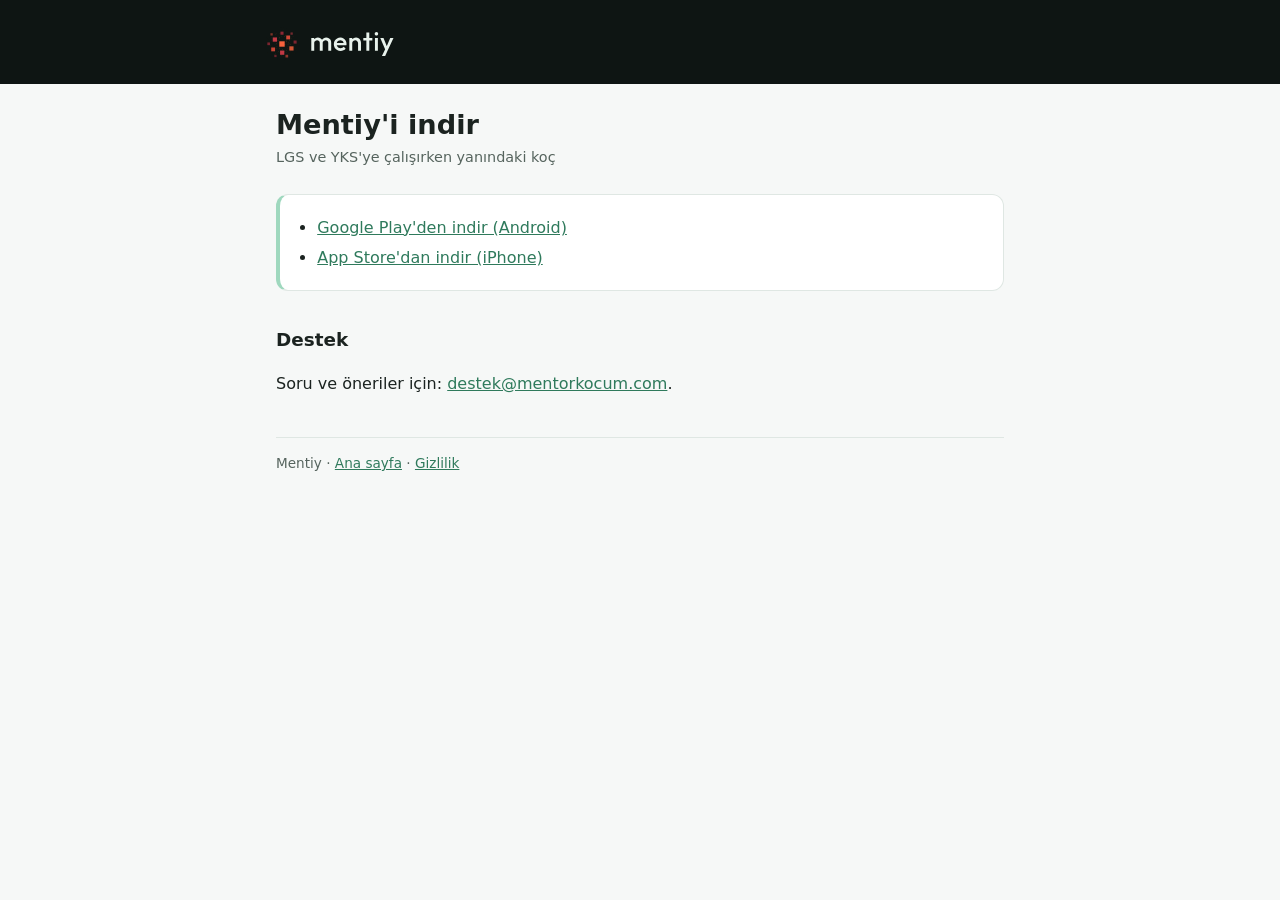
<file: indir.html>
<!doctype html>
<html lang="tr">
<head>
<meta charset="utf-8">
<meta name="viewport" content="width=device-width, initial-scale=1">
<title>Mentiy · İndir</title>
<meta name="description" content="Mentiy uygulamasını telefonuna indir: Google Play ve App Store.">
<link rel="icon" href="simge.png">
<link rel="stylesheet" href="ortak.css">
<script>
  // Föy kapağındaki QR buraya gelir (https://mentorkocum.github.io/indir). Mağaza bağlantıları yayından sonra
  // aşağıya yazılır; bağlantı doluysa telefon türüne göre doğrudan mağazaya gidilir, boşsa bu sayfa görünür.
  var PLAY = 'https://play.google.com/store/apps/details?id=com.mentorkoc.app';
  var APPSTORE = 'https://apps.apple.com/tr/app/id6824010940';
  (function () {
    var ua = navigator.userAgent || '';
    if (/android/i.test(ua) && PLAY) location.replace(PLAY);
    else if (/iphone|ipad|ipod/i.test(ua) && APPSTORE) location.replace(APPSTORE);
  })();
</script>
</head>
<body>
<header><div class="ic"><img src="logo.svg" alt="Mentiy"></div></header>
<main>
<h1>Mentiy'i indir</h1>
<p class="tarih">LGS ve YKS'ye çalışırken yanındaki koç</p>

<div class="ozet">
  <p id="yakinda">Uygulama yakında Google Play ve App Store'da. Hazır olunca bu sayfa seni doğrudan mağazaya götürecek.</p>
  <ul id="baglantilar" style="display:none">
    <li><a id="play" href="#">Google Play'den indir (Android)</a></li>
    <li><a id="appstore" href="#">App Store'dan indir (iPhone)</a></li>
  </ul>
</div>
<script>
  if (PLAY || APPSTORE) {
    document.getElementById('yakinda').style.display = 'none';
    var liste = document.getElementById('baglantilar');
    liste.style.display = '';
    if (PLAY) document.getElementById('play').href = PLAY; else document.getElementById('play').parentNode.style.display = 'none';
    if (APPSTORE) document.getElementById('appstore').href = APPSTORE; else document.getElementById('appstore').parentNode.style.display = 'none';
  }
</script>

<h2>Destek</h2>
<p>Soru ve öneriler için: <a href="mailto:destek@mentorkocum.com">destek@mentorkocum.com</a>.</p>

<footer>Mentiy · <a href="index.html">Ana sayfa</a> · <a href="gizlilik.html">Gizlilik</a></footer>
</main>
</body>
</html>
</file>
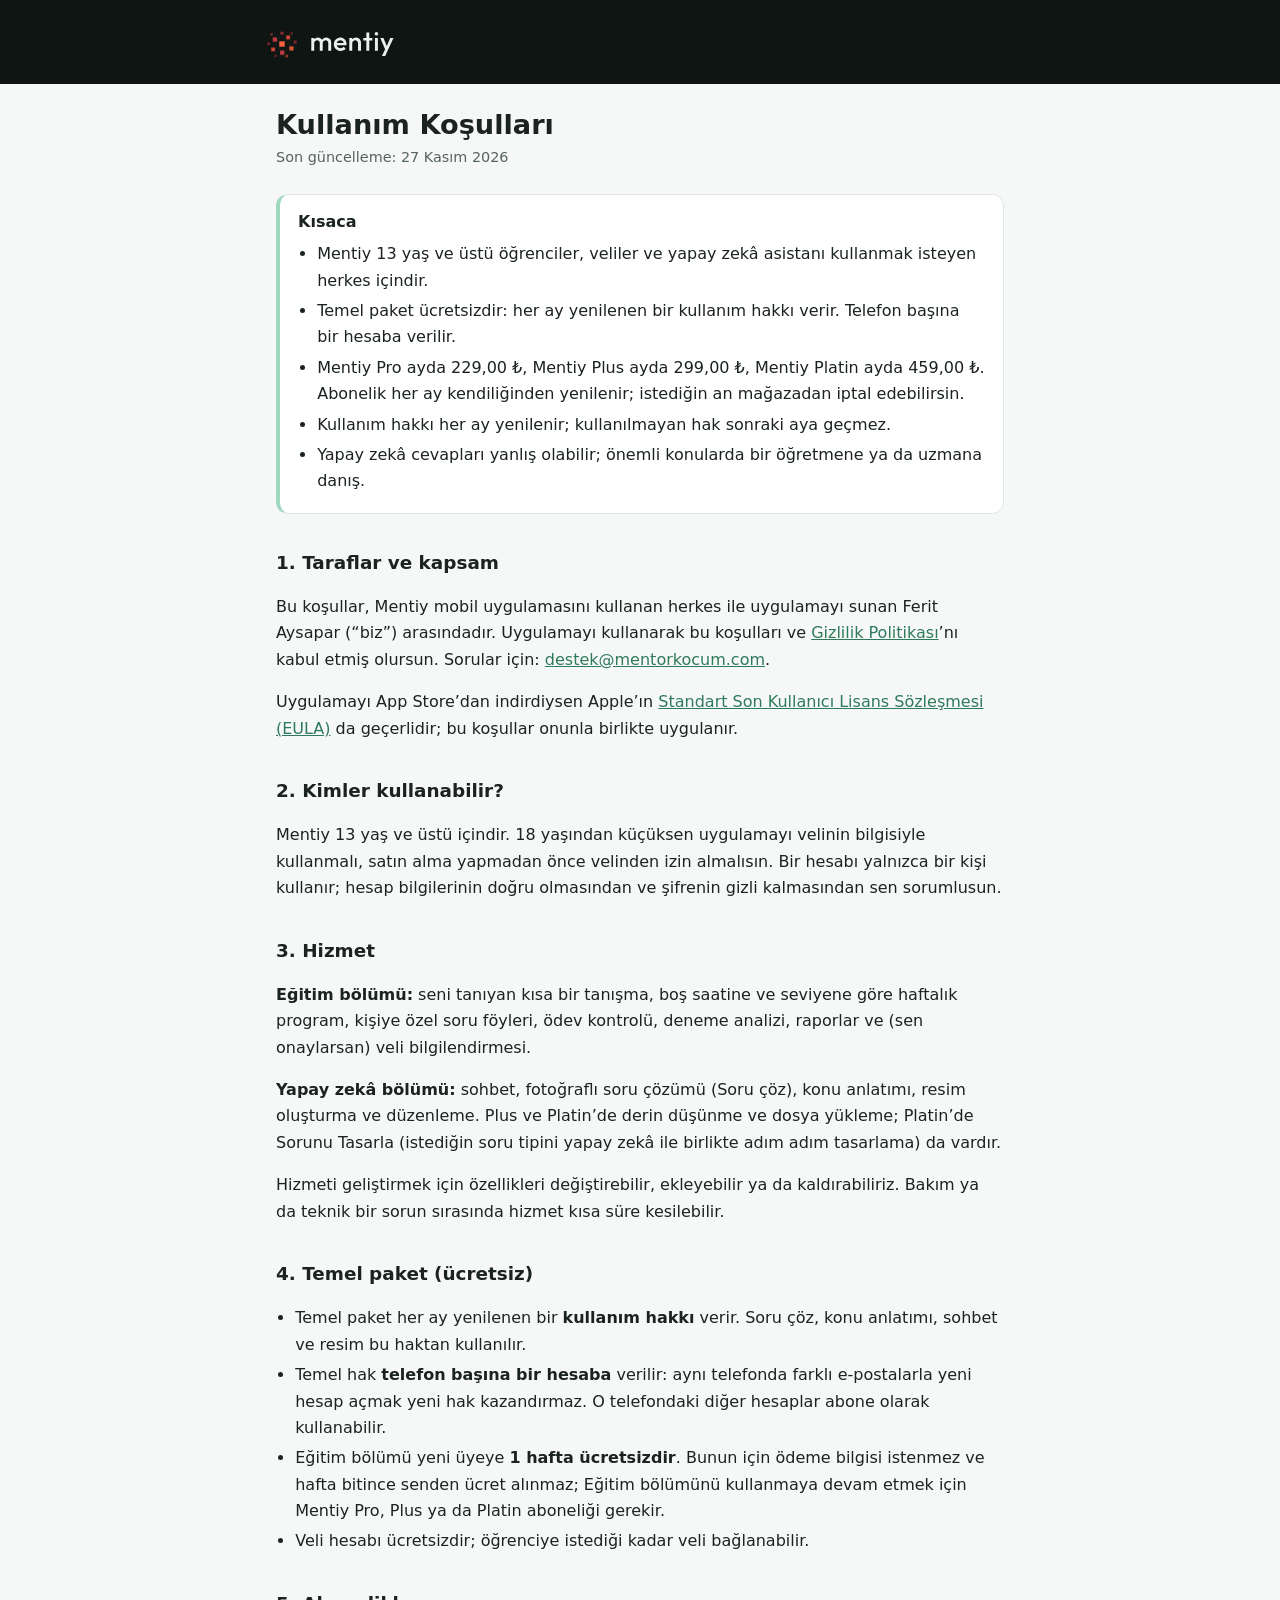
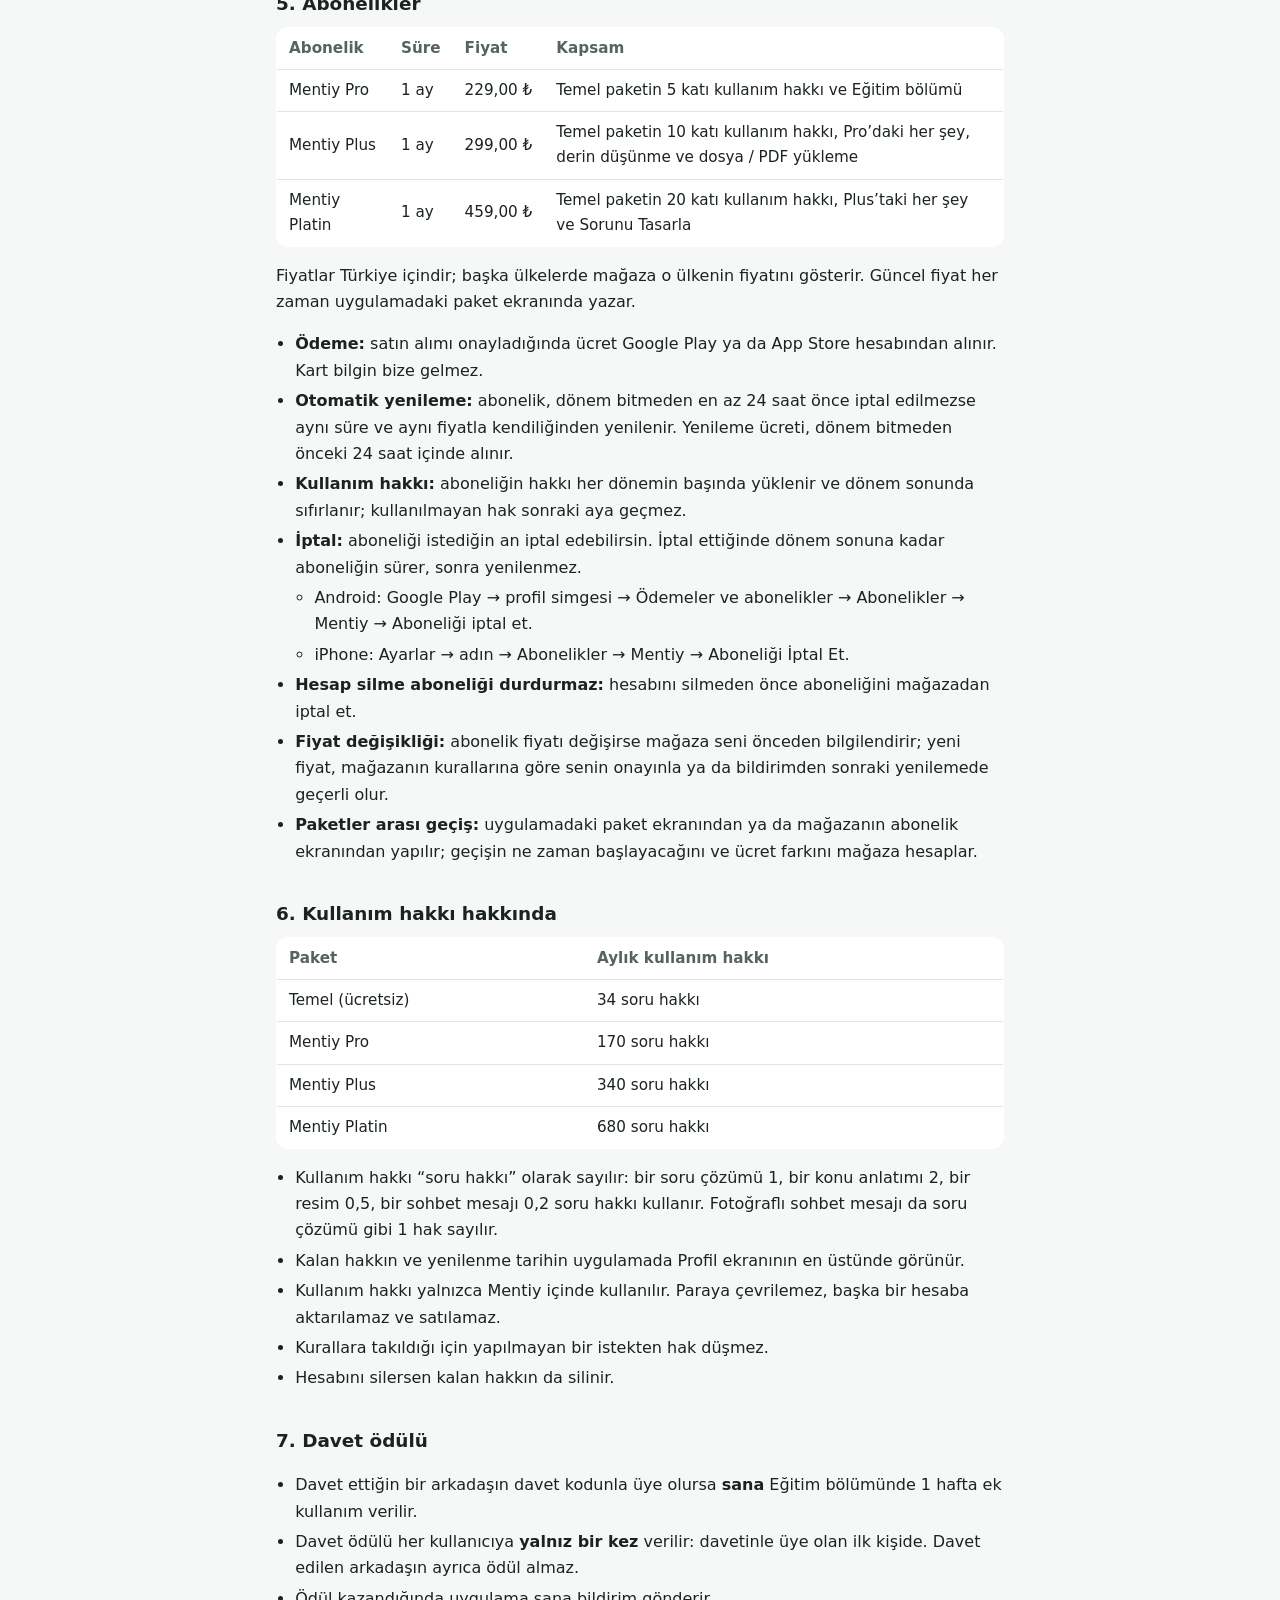
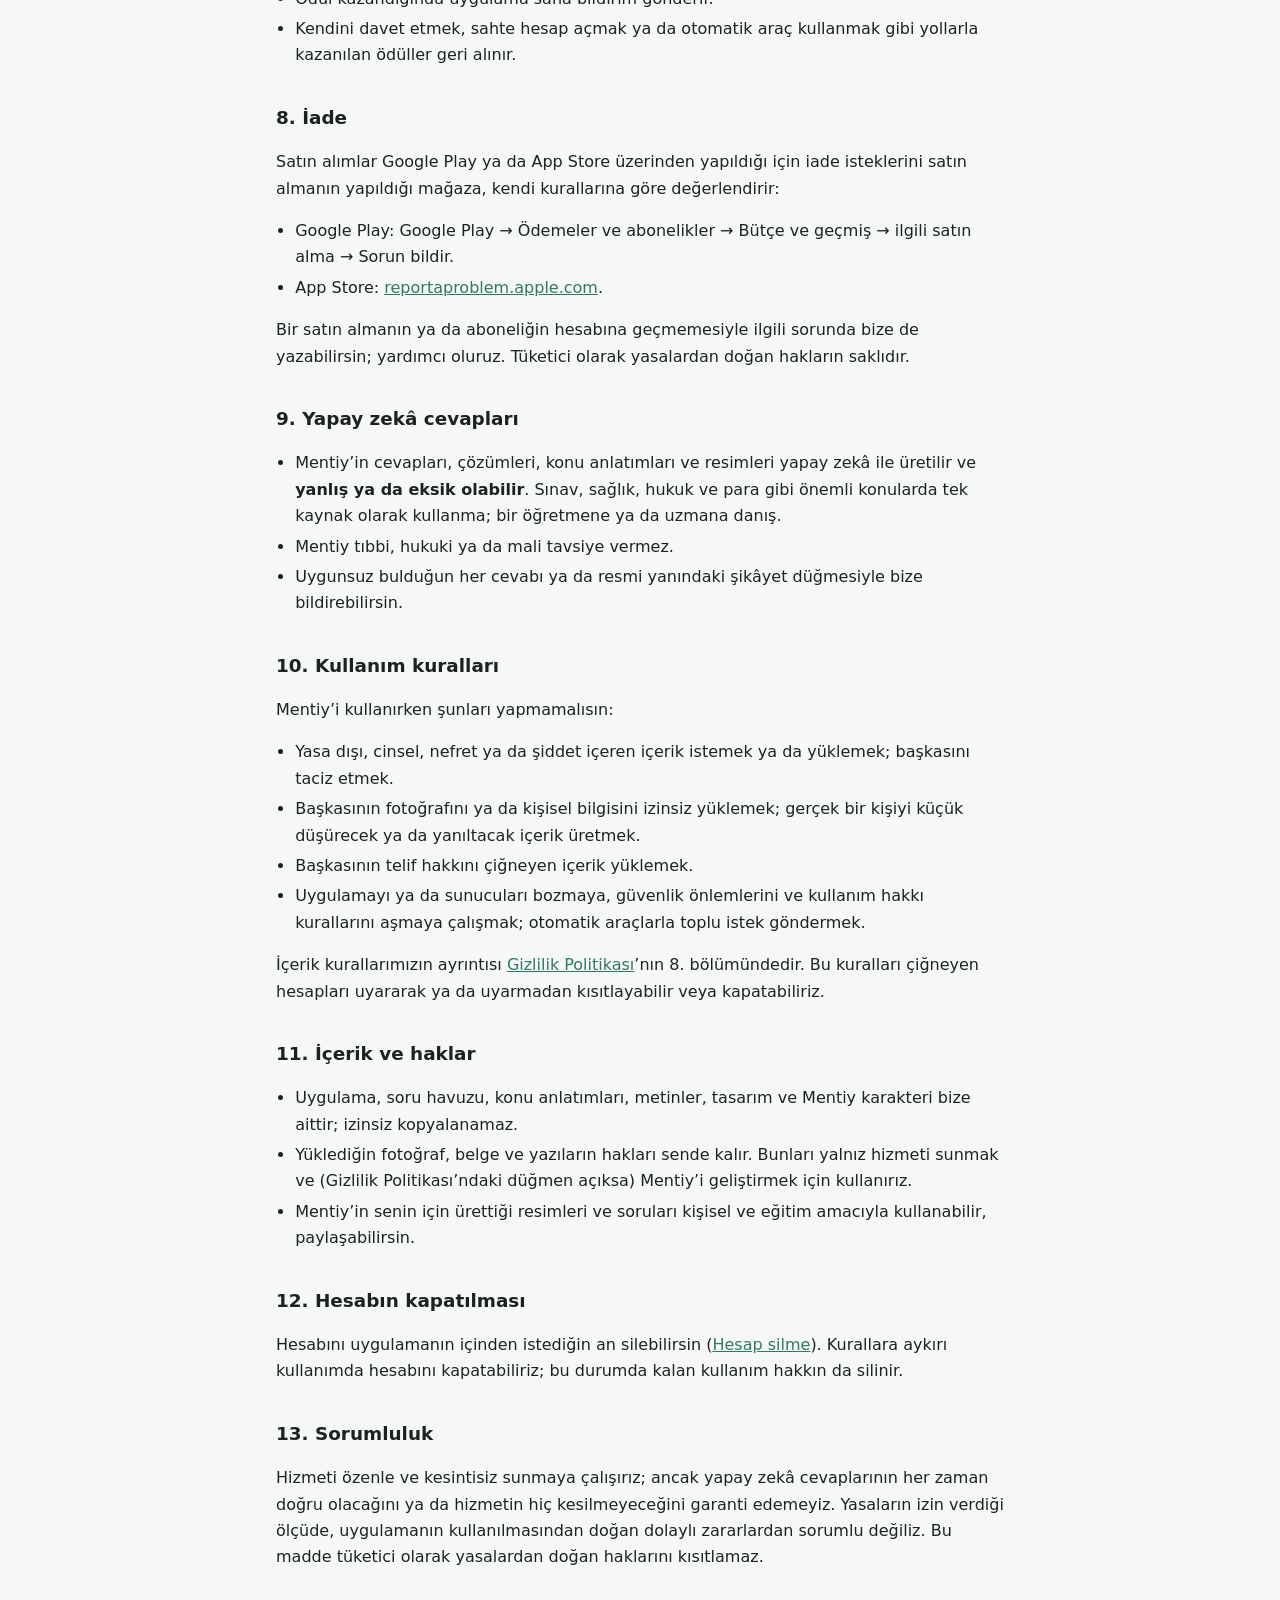
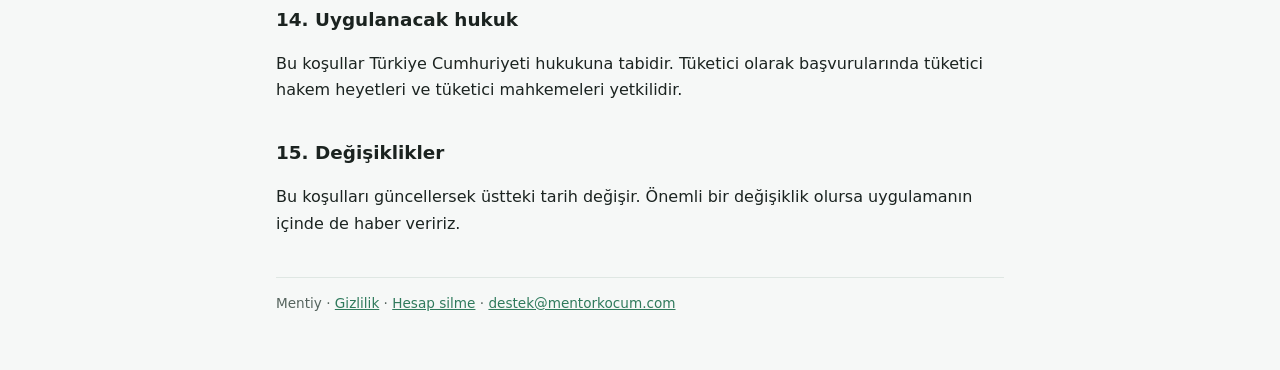
<file: kullanim-kosullari.html>
<!doctype html>
<html lang="tr">
<head>
<meta charset="utf-8">
<meta name="viewport" content="width=device-width, initial-scale=1">
<title>Mentiy Kullanım Koşulları</title>
<meta name="description" content="Mentiy uygulamasının kullanım koşulları: paketler, abonelik, otomatik yenileme, iptal, kullanım hakkı ve davet kuralları.">
<link rel="icon" href="simge.png">
<link rel="stylesheet" href="ortak.css">
<style>
table { width: 100%; border-collapse: collapse; background: var(--kutu); border: 1px solid var(--cizgi); border-radius: 12px; overflow: hidden; margin: 8px 0 12px; }
th, td { text-align: left; padding: 8px 12px; border-bottom: 1px solid var(--cizgi); font-size: 0.95rem; }
tr:last-child td { border-bottom: 0; }
th { color: var(--soluk); font-weight: 600; }
</style>
</head>
<body>
<header><div class="ic"><img src="logo.svg" alt="Mentiy"></div></header>
<main>
<h1>Kullanım Koşulları</h1>
<p class="tarih">Son güncelleme: 27 Kasım 2026</p>

<div class="ozet">
  <strong>Kısaca</strong>
  <ul>
    <li>Mentiy 13 yaş ve üstü öğrenciler, veliler ve yapay zekâ asistanı kullanmak isteyen herkes içindir.</li>
    <li>Temel paket ücretsizdir: her ay yenilenen bir kullanım hakkı verir. Telefon başına bir hesaba verilir.</li>
    <li>Mentiy Pro ayda 229,00 ₺, Mentiy Plus ayda 299,00 ₺, Mentiy Platin ayda 459,00 ₺. Abonelik her ay kendiliğinden
      yenilenir; istediğin an mağazadan iptal edebilirsin.</li>
    <li>Kullanım hakkı her ay yenilenir; kullanılmayan hak sonraki aya geçmez.</li>
    <li>Yapay zekâ cevapları yanlış olabilir; önemli konularda bir öğretmene ya da uzmana danış.</li>
  </ul>
</div>

<h2>1. Taraflar ve kapsam</h2>
<p>Bu koşullar, Mentiy mobil uygulamasını kullanan herkes ile uygulamayı sunan Ferit Aysapar (“biz”) arasındadır.
Uygulamayı kullanarak bu koşulları ve <a href="gizlilik.html">Gizlilik Politikası</a>’nı kabul etmiş olursun.
Sorular için: <a href="mailto:destek@mentorkocum.com">destek@mentorkocum.com</a>.</p>
<p>Uygulamayı App Store’dan indirdiysen Apple’ın
<a href="https://www.apple.com/legal/internet-services/itunes/dev/stdeula/">Standart Son Kullanıcı Lisans Sözleşmesi (EULA)</a>
da geçerlidir; bu koşullar onunla birlikte uygulanır.</p>

<h2>2. Kimler kullanabilir?</h2>
<p>Mentiy 13 yaş ve üstü içindir. 18 yaşından küçüksen uygulamayı velinin bilgisiyle kullanmalı, satın alma yapmadan
önce velinden izin almalısın. Bir hesabı yalnızca bir kişi kullanır; hesap bilgilerinin doğru olmasından ve şifrenin
gizli kalmasından sen sorumlusun.</p>

<h2>3. Hizmet</h2>
<p><strong>Eğitim bölümü:</strong> seni tanıyan kısa bir tanışma, boş saatine ve seviyene göre haftalık program,
kişiye özel soru föyleri, ödev kontrolü, deneme analizi, raporlar ve (sen onaylarsan) veli bilgilendirmesi.</p>
<p><strong>Yapay zekâ bölümü:</strong> sohbet, fotoğraflı soru çözümü (Soru çöz), konu anlatımı, resim oluşturma ve
düzenleme. Plus ve Platin’de derin düşünme ve dosya yükleme; Platin’de Sorunu Tasarla (istediğin soru tipini yapay zekâ
ile birlikte adım adım tasarlama) da vardır.</p>
<p>Hizmeti geliştirmek için özellikleri değiştirebilir, ekleyebilir ya da kaldırabiliriz. Bakım ya da teknik bir sorun
sırasında hizmet kısa süre kesilebilir.</p>

<h2>4. Temel paket (ücretsiz)</h2>
<ul>
  <li>Temel paket her ay yenilenen bir <strong>kullanım hakkı</strong> verir. Soru çöz, konu anlatımı, sohbet ve resim
    bu haktan kullanılır.</li>
  <li>Temel hak <strong>telefon başına bir hesaba</strong> verilir: aynı telefonda farklı e-postalarla yeni hesap açmak
    yeni hak kazandırmaz. O telefondaki diğer hesaplar abone olarak kullanabilir.</li>
  <li>Eğitim bölümü yeni üyeye <strong>1 hafta ücretsizdir</strong>. Bunun için ödeme bilgisi istenmez ve hafta
    bitince senden ücret alınmaz; Eğitim bölümünü kullanmaya devam etmek için Mentiy Pro, Plus ya da Platin aboneliği
    gerekir.</li>
  <li>Veli hesabı ücretsizdir; öğrenciye istediği kadar veli bağlanabilir.</li>
</ul>

<h2>5. Abonelikler</h2>
<table>
  <tr><th>Abonelik</th><th>Süre</th><th>Fiyat</th><th>Kapsam</th></tr>
  <tr><td>Mentiy Pro</td><td>1 ay</td><td>229,00&nbsp;₺</td><td>Temel paketin 5 katı kullanım hakkı ve Eğitim bölümü</td></tr>
  <tr><td>Mentiy Plus</td><td>1 ay</td><td>299,00&nbsp;₺</td><td>Temel paketin 10 katı kullanım hakkı, Pro’daki her şey, derin düşünme ve dosya / PDF yükleme</td></tr>
  <tr><td>Mentiy Platin</td><td>1 ay</td><td>459,00&nbsp;₺</td><td>Temel paketin 20 katı kullanım hakkı, Plus’taki her şey ve Sorunu Tasarla</td></tr>
</table>
<p>Fiyatlar Türkiye içindir; başka ülkelerde mağaza o ülkenin fiyatını gösterir. Güncel fiyat her zaman uygulamadaki
paket ekranında yazar.</p>
<ul>
  <li><strong>Ödeme:</strong> satın alımı onayladığında ücret Google Play ya da App Store hesabından alınır. Kart
    bilgin bize gelmez.</li>
  <li><strong>Otomatik yenileme:</strong> abonelik, dönem bitmeden en az 24 saat önce iptal edilmezse aynı süre ve
    aynı fiyatla kendiliğinden yenilenir. Yenileme ücreti, dönem bitmeden önceki 24 saat içinde alınır.</li>
  <li><strong>Kullanım hakkı:</strong> aboneliğin hakkı her dönemin başında yüklenir ve dönem sonunda sıfırlanır;
    kullanılmayan hak sonraki aya geçmez.</li>
  <li><strong>İptal:</strong> aboneliği istediğin an iptal edebilirsin. İptal ettiğinde dönem sonuna kadar
    aboneliğin sürer, sonra yenilenmez.
    <ul>
      <li>Android: Google Play → profil simgesi → Ödemeler ve abonelikler → Abonelikler → Mentiy → Aboneliği iptal et.</li>
      <li>iPhone: Ayarlar → adın → Abonelikler → Mentiy → Aboneliği İptal Et.</li>
    </ul>
  </li>
  <li><strong>Hesap silme aboneliği durdurmaz:</strong> hesabını silmeden önce aboneliğini mağazadan iptal et.</li>
  <li><strong>Fiyat değişikliği:</strong> abonelik fiyatı değişirse mağaza seni önceden bilgilendirir; yeni fiyat,
    mağazanın kurallarına göre senin onayınla ya da bildirimden sonraki yenilemede geçerli olur.</li>
  <li><strong>Paketler arası geçiş:</strong> uygulamadaki paket ekranından ya da mağazanın abonelik ekranından yapılır;
    geçişin ne zaman başlayacağını ve ücret farkını mağaza hesaplar.</li>
</ul>

<h2>6. Kullanım hakkı hakkında</h2>
<table>
  <tr><th>Paket</th><th>Aylık kullanım hakkı</th></tr>
  <tr><td>Temel (ücretsiz)</td><td>34 soru hakkı</td></tr>
  <tr><td>Mentiy Pro</td><td>170 soru hakkı</td></tr>
  <tr><td>Mentiy Plus</td><td>340 soru hakkı</td></tr>
  <tr><td>Mentiy Platin</td><td>680 soru hakkı</td></tr>
</table>
<ul>
  <li>Kullanım hakkı “soru hakkı” olarak sayılır: bir soru çözümü 1, bir konu anlatımı 2, bir resim 0,5, bir sohbet
    mesajı 0,2 soru hakkı kullanır. Fotoğraflı sohbet mesajı da soru çözümü gibi 1 hak sayılır.</li>
  <li>Kalan hakkın ve yenilenme tarihin uygulamada Profil ekranının en üstünde görünür.</li>
  <li>Kullanım hakkı yalnızca Mentiy içinde kullanılır. Paraya çevrilemez, başka bir hesaba aktarılamaz ve satılamaz.</li>
  <li>Kurallara takıldığı için yapılmayan bir istekten hak düşmez.</li>
  <li>Hesabını silersen kalan hakkın da silinir.</li>
</ul>

<h2>7. Davet ödülü</h2>
<ul>
  <li>Davet ettiğin bir arkadaşın davet kodunla üye olursa <strong>sana</strong> Eğitim bölümünde 1 hafta ek kullanım
    verilir.</li>
  <li>Davet ödülü her kullanıcıya <strong>yalnız bir kez</strong> verilir: davetinle üye olan ilk kişide. Davet edilen
    arkadaşın ayrıca ödül almaz.</li>
  <li>Ödül kazandığında uygulama sana bildirim gönderir.</li>
  <li>Kendini davet etmek, sahte hesap açmak ya da otomatik araç kullanmak gibi yollarla kazanılan ödüller geri
    alınır.</li>
</ul>

<h2>8. İade</h2>
<p>Satın alımlar Google Play ya da App Store üzerinden yapıldığı için iade isteklerini satın almanın yapıldığı mağaza,
kendi kurallarına göre değerlendirir:</p>
<ul>
  <li>Google Play: Google Play → Ödemeler ve abonelikler → Bütçe ve geçmiş → ilgili satın alma → Sorun bildir.</li>
  <li>App Store: <a href="https://reportaproblem.apple.com">reportaproblem.apple.com</a>.</li>
</ul>
<p>Bir satın almanın ya da aboneliğin hesabına geçmemesiyle ilgili sorunda bize de yazabilirsin; yardımcı oluruz.
Tüketici olarak yasalardan doğan hakların saklıdır.</p>

<h2>9. Yapay zekâ cevapları</h2>
<ul>
  <li>Mentiy’in cevapları, çözümleri, konu anlatımları ve resimleri yapay zekâ ile üretilir ve
    <strong>yanlış ya da eksik olabilir</strong>. Sınav, sağlık, hukuk ve para gibi önemli konularda tek kaynak
    olarak kullanma; bir öğretmene ya da uzmana danış.</li>
  <li>Mentiy tıbbi, hukuki ya da mali tavsiye vermez.</li>
  <li>Uygunsuz bulduğun her cevabı ya da resmi yanındaki şikâyet düğmesiyle bize bildirebilirsin.</li>
</ul>

<h2>10. Kullanım kuralları</h2>
<p>Mentiy’i kullanırken şunları yapmamalısın:</p>
<ul>
  <li>Yasa dışı, cinsel, nefret ya da şiddet içeren içerik istemek ya da yüklemek; başkasını taciz etmek.</li>
  <li>Başkasının fotoğrafını ya da kişisel bilgisini izinsiz yüklemek; gerçek bir kişiyi küçük düşürecek ya da
    yanıltacak içerik üretmek.</li>
  <li>Başkasının telif hakkını çiğneyen içerik yüklemek.</li>
  <li>Uygulamayı ya da sunucuları bozmaya, güvenlik önlemlerini ve kullanım hakkı kurallarını aşmaya çalışmak;
    otomatik araçlarla toplu istek göndermek.</li>
</ul>
<p>İçerik kurallarımızın ayrıntısı <a href="gizlilik.html">Gizlilik Politikası</a>’nın 8. bölümündedir. Bu
kuralları çiğneyen hesapları uyararak ya da uyarmadan kısıtlayabilir veya kapatabiliriz.</p>

<h2>11. İçerik ve haklar</h2>
<ul>
  <li>Uygulama, soru havuzu, konu anlatımları, metinler, tasarım ve Mentiy karakteri bize aittir; izinsiz
    kopyalanamaz.</li>
  <li>Yüklediğin fotoğraf, belge ve yazıların hakları sende kalır. Bunları yalnız hizmeti sunmak ve
    (Gizlilik Politikası’ndaki düğmen açıksa) Mentiy’i geliştirmek için kullanırız.</li>
  <li>Mentiy’in senin için ürettiği resimleri ve soruları kişisel ve eğitim amacıyla kullanabilir, paylaşabilirsin.</li>
</ul>

<h2>12. Hesabın kapatılması</h2>
<p>Hesabını uygulamanın içinden istediğin an silebilirsin (<a href="hesap-silme.html">Hesap silme</a>). Kurallara
aykırı kullanımda hesabını kapatabiliriz; bu durumda kalan kullanım hakkın da silinir.</p>

<h2>13. Sorumluluk</h2>
<p>Hizmeti özenle ve kesintisiz sunmaya çalışırız; ancak yapay zekâ cevaplarının her zaman doğru olacağını ya da
hizmetin hiç kesilmeyeceğini garanti edemeyiz. Yasaların izin verdiği ölçüde, uygulamanın kullanılmasından doğan
dolaylı zararlardan sorumlu değiliz. Bu madde tüketici olarak yasalardan doğan haklarını kısıtlamaz.</p>

<h2>14. Uygulanacak hukuk</h2>
<p>Bu koşullar Türkiye Cumhuriyeti hukukuna tabidir. Tüketici olarak başvurularında tüketici hakem heyetleri ve
tüketici mahkemeleri yetkilidir.</p>

<h2>15. Değişiklikler</h2>
<p>Bu koşulları güncellersek üstteki tarih değişir. Önemli bir değişiklik olursa uygulamanın içinde de haber
veririz.</p>

<footer>Mentiy · <a href="gizlilik.html">Gizlilik</a> · <a href="hesap-silme.html">Hesap silme</a> · <a href="mailto:destek@mentorkocum.com">destek@mentorkocum.com</a></footer>
</main>
</body>
</html>
</file>
<file: ortak.css>
/* Mentiy web sayfaları (gizlilik, hesap silme): mağazaların istediği herkese açık sayfalar. Renkler uygulamanın
   Mentiy temasından; açık zeminde okunur metin, koyu başlık şeridi. */
:root {
  --zemin: #f6f8f7;
  --kutu: #ffffff;
  --cizgi: #dfe7e3;
  --yazi: #1b2320;
  --soluk: #56645e;
  --vurgu: #2f7a5c;
  --nane: #9fd8be;
  --sari: #f2e23a;
  --serit: #0e1513;
}
@media (prefers-color-scheme: dark) {
  :root {
    --zemin: #0e1513;
    --kutu: #1a2621;
    --cizgi: #2a3a33;
    --yazi: #e8f2ec;
    --soluk: #a9bab2;
    --vurgu: #9fd8be;
  }
}
* { box-sizing: border-box; }
html { -webkit-text-size-adjust: 100%; }
body {
  margin: 0;
  background: var(--zemin);
  color: var(--yazi);
  font: 16px/1.65 system-ui, -apple-system, "Segoe UI", Roboto, sans-serif;
}
header { background: var(--serit); padding: 22px 16px 18px; }
header .ic { max-width: 760px; margin: 0 auto; }
header img { height: 44px; display: block; }
main { max-width: 760px; margin: 0 auto; padding: 24px 16px 56px; }
h1 { font-size: 1.7rem; line-height: 1.25; margin: 0 0 4px; }
.tarih { color: var(--soluk); font-size: 0.9rem; margin: 0 0 24px; }
h2 { font-size: 1.15rem; margin: 34px 0 8px; }
p, li { color: var(--yazi); }
ul { padding-left: 1.2em; }
li { margin: 4px 0; }
.ozet {
  background: var(--kutu);
  border: 1px solid var(--cizgi);
  border-left: 4px solid var(--nane);
  border-radius: 12px;
  padding: 14px 18px;
}
.ozet ul { margin: 6px 0 0; }
.kutu {
  background: var(--kutu);
  border: 1px solid var(--cizgi);
  border-radius: 12px;
  padding: 4px 18px;
}
.adim { counter-reset: adim; list-style: none; padding: 0; }
.adim li { counter-increment: adim; position: relative; padding-left: 38px; margin: 10px 0; }
.adim li::before {
  content: counter(adim);
  position: absolute; left: 0; top: 1px;
  width: 26px; height: 26px; border-radius: 50%;
  background: var(--nane); color: #0e1513;
  font-weight: 700; font-size: 0.85rem;
  display: flex; align-items: center; justify-content: center;
}
.yer { background: var(--sari); color: #1b2320; padding: 0 4px; border-radius: 4px; font-weight: 600; }
a { color: var(--vurgu); }
footer { color: var(--soluk); font-size: 0.85rem; border-top: 1px solid var(--cizgi); margin-top: 40px; padding-top: 14px; }
</file>
